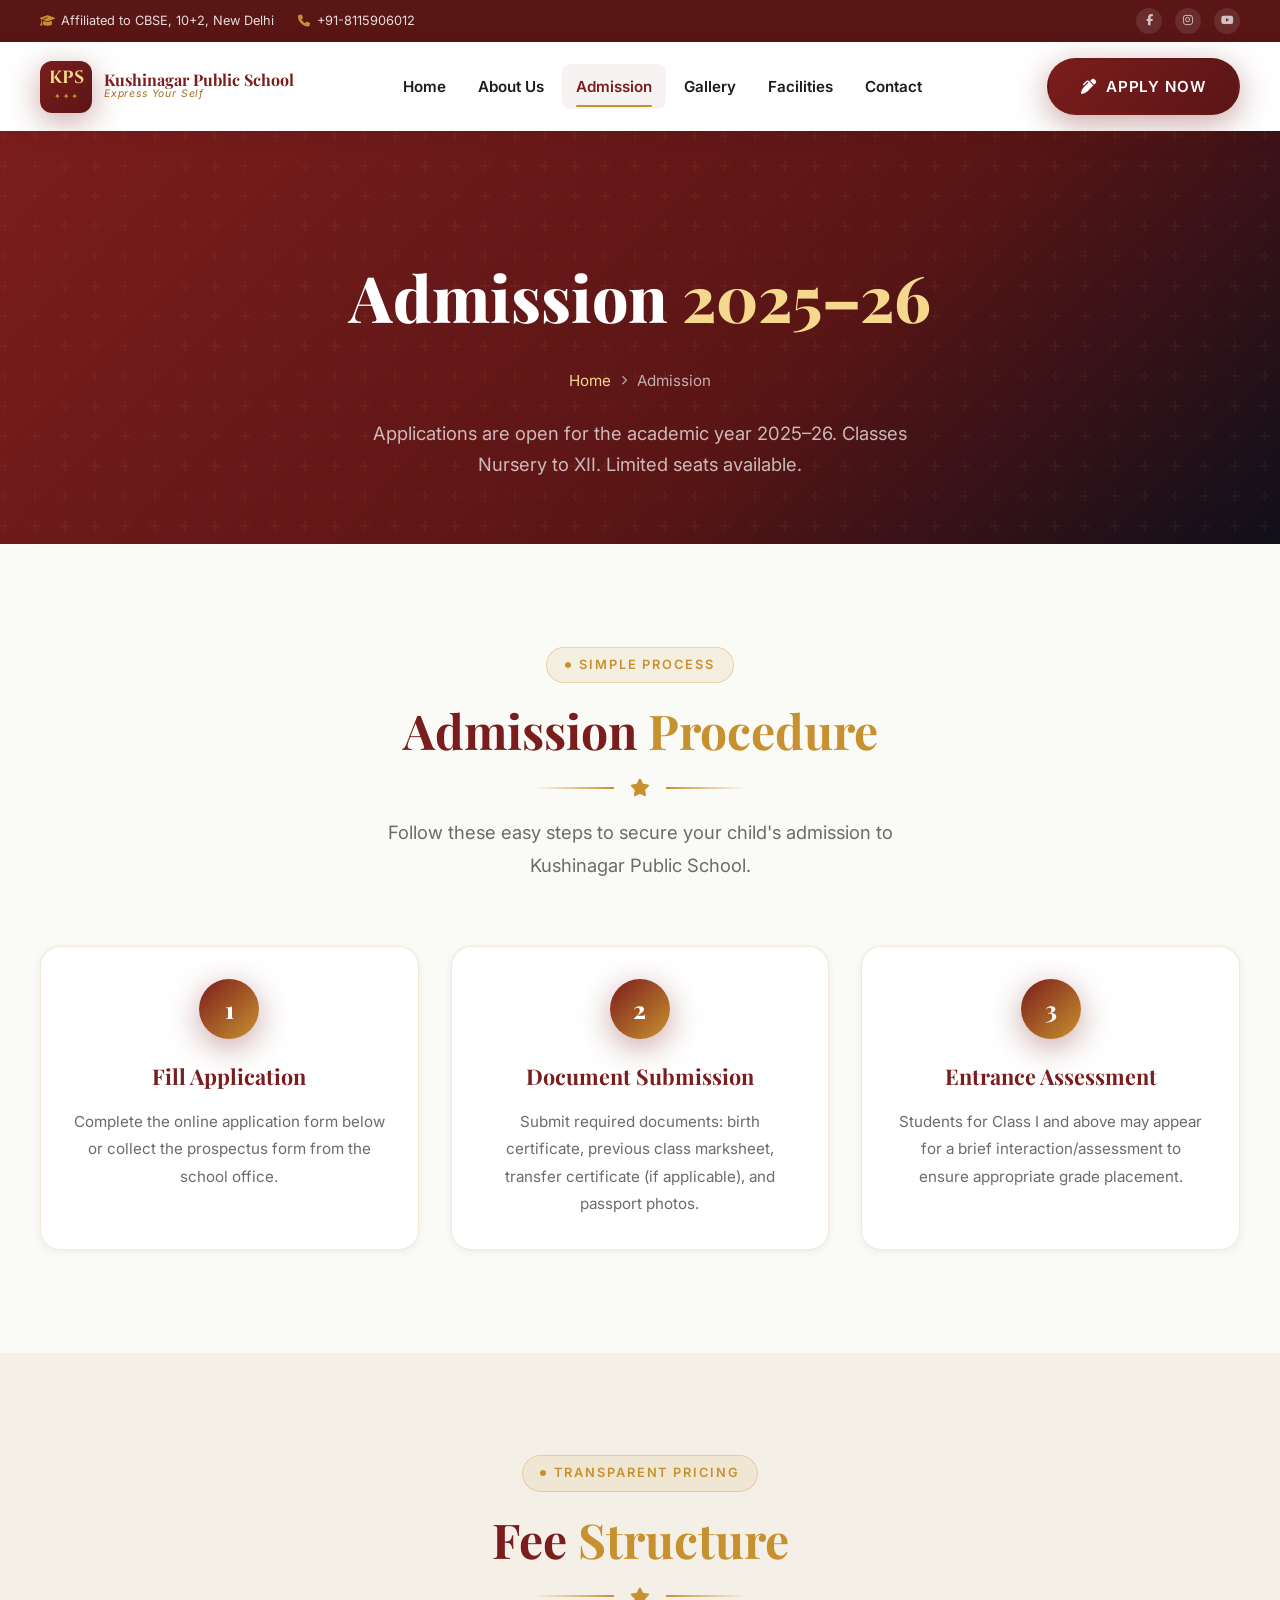
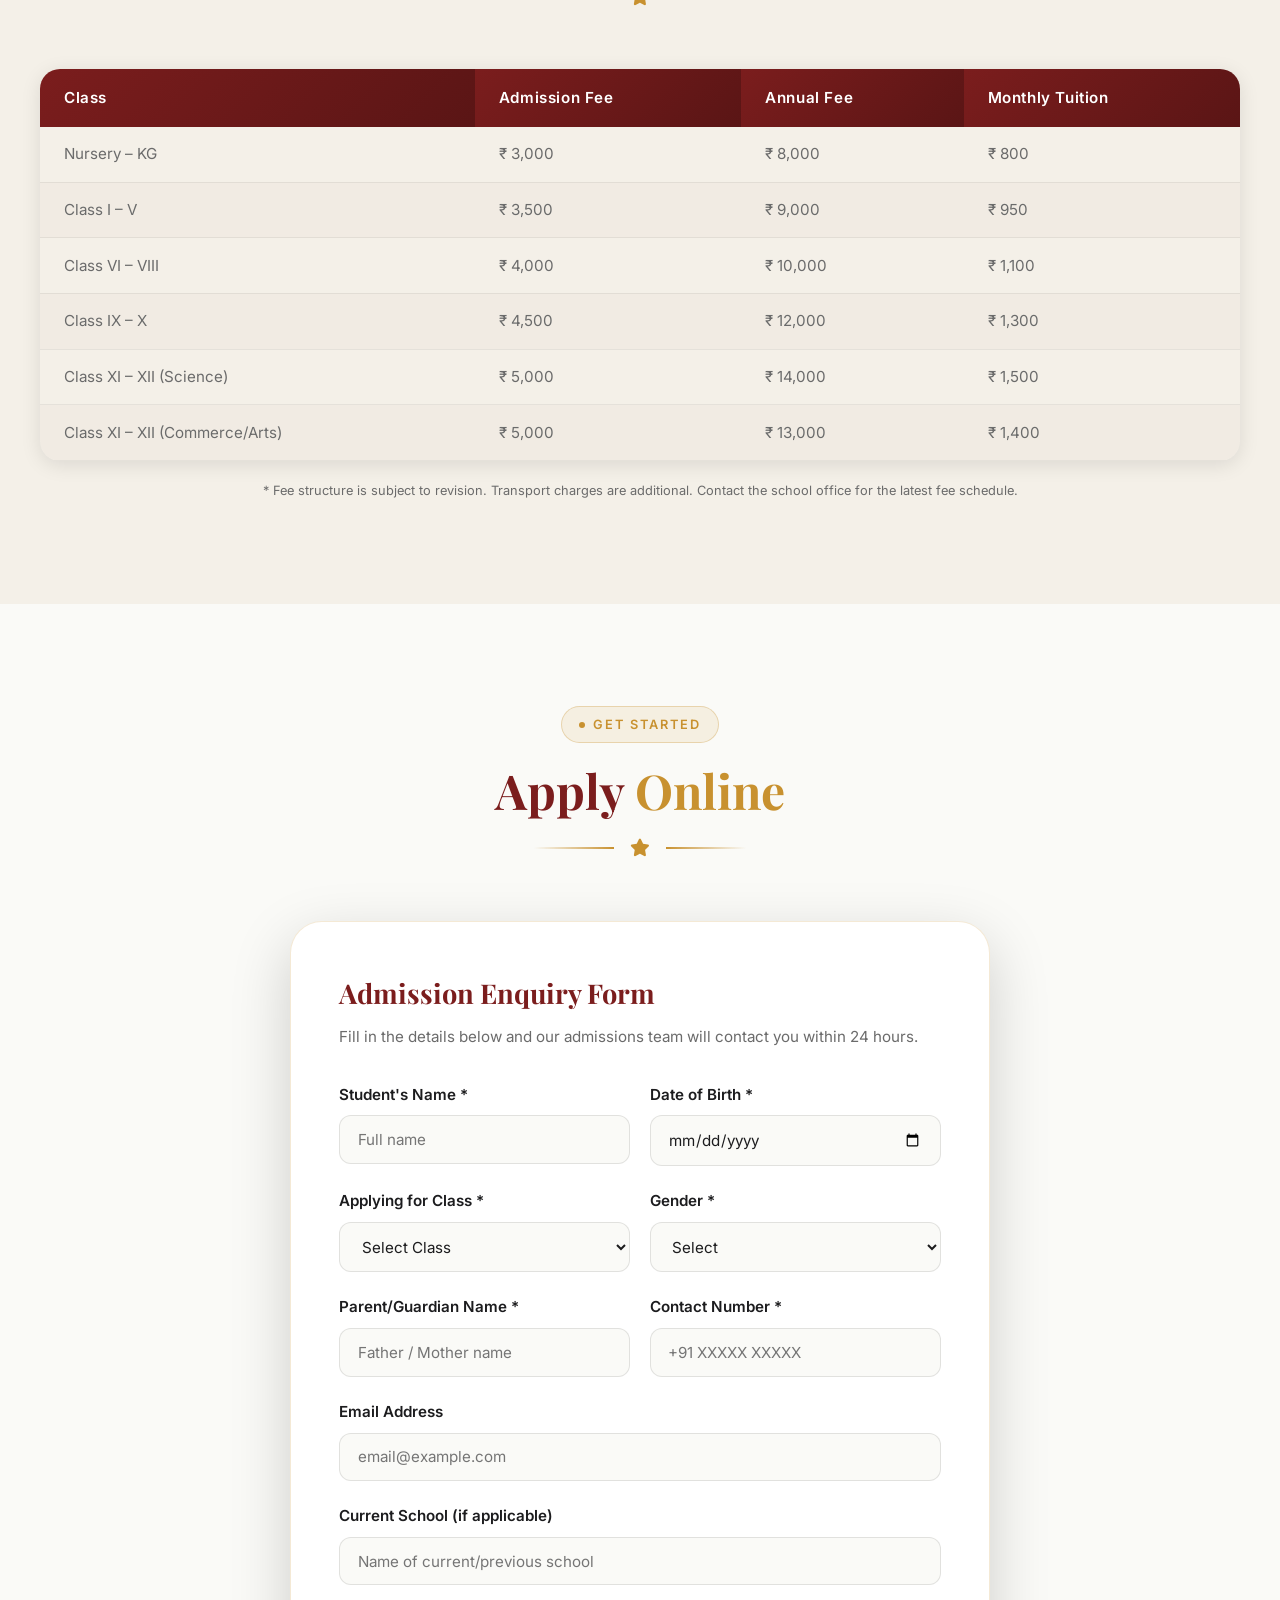
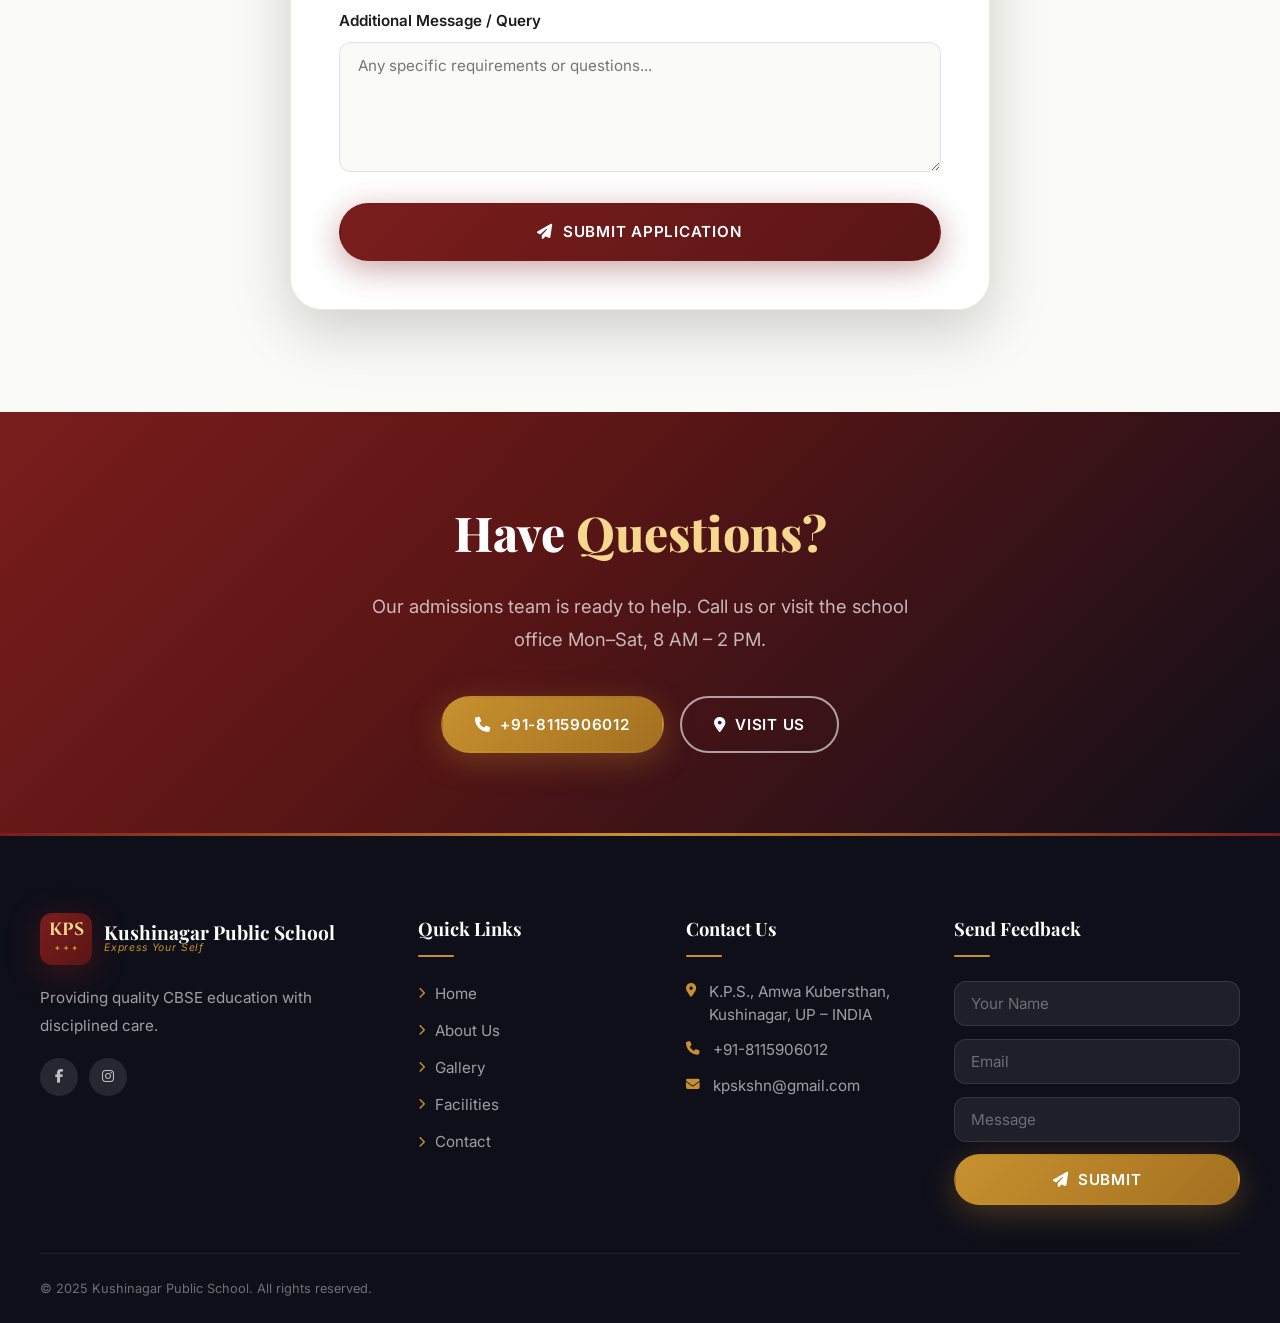
<file: admission.html>
<!DOCTYPE html>
<html lang="en">
<head>
  <meta charset="UTF-8"/>
  <meta name="viewport" content="width=device-width, initial-scale=1.0"/>
  <title>Admission – Kushinagar Public School</title>
  <meta name="description" content="Apply for admission to Kushinagar Public School for the academic session 2025-26. CBSE affiliated, classes Nursery to XII."/>
  <link rel="preconnect" href="https://fonts.googleapis.com"/>
  <link rel="preconnect" href="https://fonts.gstatic.com" crossorigin/>
  <link href="https://fonts.googleapis.com/css2?family=Playfair+Display:ital,wght@0,400;0,600;0,700;0,800&family=Inter:wght@300;400;500;600;700&family=Cinzel:wght@400;600;700&display=swap" rel="stylesheet"/>
  <link rel="stylesheet" href="https://cdnjs.cloudflare.com/ajax/libs/font-awesome/6.5.0/css/all.min.css"/>
  <link rel="stylesheet" href="https://unpkg.com/aos@2.3.4/dist/aos.css"/>
  <link rel="stylesheet" href="css/style.css"/>
  <link rel="stylesheet" href="css/animations.css"/>
  <link rel="stylesheet" href="css/components.css"/>
  <style>
    .steps-grid { display: grid; grid-template-columns: repeat(3, 1fr); gap: 2rem; }
    .step-card { text-align: center; padding: 2rem; background: var(--clr-white); border-radius: var(--border-radius-lg); box-shadow: var(--shadow-sm); border: 1px solid var(--clr-border); position: relative; transition: all var(--transition-base); }
    .step-card:hover { transform: translateY(-6px); box-shadow: var(--shadow-xl); }
    .step-num { width: 60px; height: 60px; border-radius: 50%; background: linear-gradient(135deg, var(--clr-primary), var(--clr-gold)); color: white; font-family: var(--font-heading); font-size: 1.5rem; font-weight: 800; display: flex; align-items: center; justify-content: center; margin: 0 auto 1.2rem; box-shadow: var(--shadow-maroon); }
    .step-title { font-family: var(--font-heading); font-size: var(--fs-lg); font-weight: 700; color: var(--clr-primary); margin-bottom: 0.8rem; }
    .step-text { font-size: var(--fs-sm); color: var(--clr-text-muted); line-height: 1.8; }
    .fee-table { width: 100%; border-collapse: collapse; font-size: var(--fs-sm); }
    .fee-table th { background: linear-gradient(135deg, var(--clr-primary), var(--clr-primary-dark)); color: white; padding: 1rem 1.5rem; text-align: left; font-weight: 600; letter-spacing: 0.04em; }
    .fee-table td { padding: 0.9rem 1.5rem; border-bottom: 1px solid rgba(0,0,0,0.06); color: var(--clr-text-muted); }
    .fee-table tr:nth-child(even) td { background: rgba(123,29,29,0.02); }
    .fee-table tr:hover td { background: rgba(200,145,47,0.05); color: var(--clr-text); }
    .admission-form { max-width: 700px; margin: 0 auto; background: var(--clr-white); border-radius: var(--border-radius-xl); padding: 3rem; box-shadow: var(--shadow-xl); border: 1px solid var(--clr-border); }
    @media (max-width: 768px) { .steps-grid { grid-template-columns: 1fr; } }
  </style>
</head>
<body>

<div id="preloader"><div class="preloader-logo">KPS <span>•</span></div><div class="preloader-bar"><div class="preloader-progress"></div></div></div>

<div class="topbar">
  <div class="container">
    <div class="topbar-left">
      <span class="topbar-info"><i class="fas fa-graduation-cap"></i> Affiliated to CBSE, 10+2, New Delhi</span>
      <span class="topbar-info"><i class="fas fa-phone"></i> +91-8115906012</span>
    </div>
    <div class="topbar-right">
      <div class="social-links">
        <a href="#" class="social-link"><i class="fab fa-facebook-f"></i></a>
        <a href="#" class="social-link"><i class="fab fa-instagram"></i></a>
        <a href="#" class="social-link"><i class="fab fa-youtube"></i></a>
      </div>
    </div>
  </div>
</div>

<nav id="navbar">
  <div class="container">
    <div class="navbar-inner">
      <a href="index.html" class="navbar-logo">
        <div class="logo-emblem"><div class="logo-letters">KPS</div><div class="logo-star">✦ ✦ ✦</div></div>
        <div class="logo-text"><div class="logo-name">Kushinagar Public School</div><div class="logo-tagline">Express Your Self</div></div>
      </a>
      <ul class="navbar-nav">
        <li class="nav-item"><a href="index.html" class="nav-link">Home</a></li>
        <li class="nav-item"><a href="about.html" class="nav-link">About Us</a></li>
        <li class="nav-item"><a href="admission.html" class="nav-link active">Admission</a></li>
        <li class="nav-item"><a href="gallery.html" class="nav-link">Gallery</a></li>
        <li class="nav-item"><a href="facilities.html" class="nav-link">Facilities</a></li>
        <li class="nav-item"><a href="contact.html" class="nav-link">Contact</a></li>
      </ul>
      <a href="#apply-form" class="btn btn-primary navbar-cta"><i class="fas fa-pen-alt"></i> Apply Now</a>
      <button class="hamburger"><span></span><span></span><span></span></button>
    </div>
    <div class="mobile-menu">
      <a href="index.html" class="mobile-nav-link">Home</a>
      <a href="about.html" class="mobile-nav-link">About Us</a>
      <a href="admission.html" class="mobile-nav-link active">Admission</a>
      <a href="gallery.html" class="mobile-nav-link">Gallery</a>
      <a href="facilities.html" class="mobile-nav-link">Facilities</a>
      <a href="contact.html" class="mobile-nav-link">Contact</a>
    </div>
  </div>
</nav>

<section class="page-hero">
  <div class="container">
    <h1 class="page-hero-title" data-aos="fade-up">Admission <span>2025–26</span></h1>
    <div class="breadcrumb" data-aos="fade-up" data-aos-delay="100">
      <a href="index.html">Home</a> <i class="fas fa-chevron-right" style="font-size:0.6rem;"></i> <span>Admission</span>
    </div>
    <p style="color:rgba(255,255,255,0.7);max-width:600px;margin:1.5rem auto 0;font-size:var(--fs-md);position:relative;z-index:1;" data-aos="fade-up" data-aos-delay="150">Applications are open for the academic year 2025–26. Classes Nursery to XII. Limited seats available.</p>
  </div>
</section>

<!-- Admission Steps -->
<section class="section">
  <div class="container">
    <div class="section-header" data-aos="fade-up">
      <span class="section-badge">Simple Process</span>
      <h2 class="section-title">Admission <span>Procedure</span></h2>
      <div class="divider"><div class="divider-line"></div><i class="fas fa-star divider-icon"></i><div class="divider-line right"></div></div>
      <p class="section-subtitle">Follow these easy steps to secure your child's admission to Kushinagar Public School.</p>
    </div>
    <div class="steps-grid">
      <div class="step-card" data-aos="fade-up" data-aos-delay="0">
        <div class="step-num">1</div>
        <h3 class="step-title">Fill Application</h3>
        <p class="step-text">Complete the online application form below or collect the prospectus form from the school office.</p>
      </div>
      <div class="step-card" data-aos="fade-up" data-aos-delay="100">
        <div class="step-num">2</div>
        <h3 class="step-title">Document Submission</h3>
        <p class="step-text">Submit required documents: birth certificate, previous class marksheet, transfer certificate (if applicable), and passport photos.</p>
      </div>
      <div class="step-card" data-aos="fade-up" data-aos-delay="200">
        <div class="step-num">3</div>
        <h3 class="step-title">Entrance Assessment</h3>
        <p class="step-text">Students for Class I and above may appear for a brief interaction/assessment to ensure appropriate grade placement.</p>
      </div>
    </div>
  </div>
</section>

<!-- Fee Structure -->
<section class="section section-alt">
  <div class="container">
    <div class="section-header" data-aos="fade-up">
      <span class="section-badge">Transparent Pricing</span>
      <h2 class="section-title">Fee <span>Structure</span></h2>
      <div class="divider"><div class="divider-line"></div><i class="fas fa-star divider-icon"></i><div class="divider-line right"></div></div>
    </div>
    <div data-aos="fade-up" data-aos-delay="100" style="overflow:auto;border-radius:var(--border-radius-lg);box-shadow:var(--shadow-md);">
      <table class="fee-table">
        <thead>
          <tr>
            <th>Class</th>
            <th>Admission Fee</th>
            <th>Annual Fee</th>
            <th>Monthly Tuition</th>
          </tr>
        </thead>
        <tbody>
          <tr><td>Nursery – KG</td><td>₹ 3,000</td><td>₹ 8,000</td><td>₹ 800</td></tr>
          <tr><td>Class I – V</td><td>₹ 3,500</td><td>₹ 9,000</td><td>₹ 950</td></tr>
          <tr><td>Class VI – VIII</td><td>₹ 4,000</td><td>₹ 10,000</td><td>₹ 1,100</td></tr>
          <tr><td>Class IX – X</td><td>₹ 4,500</td><td>₹ 12,000</td><td>₹ 1,300</td></tr>
          <tr><td>Class XI – XII (Science)</td><td>₹ 5,000</td><td>₹ 14,000</td><td>₹ 1,500</td></tr>
          <tr><td>Class XI – XII (Commerce/Arts)</td><td>₹ 5,000</td><td>₹ 13,000</td><td>₹ 1,400</td></tr>
        </tbody>
      </table>
    </div>
    <p style="text-align:center;margin-top:1.2rem;font-size:var(--fs-xs);color:var(--clr-text-muted);">* Fee structure is subject to revision. Transport charges are additional. Contact the school office for the latest fee schedule.</p>
  </div>
</section>

<!-- Application Form -->
<section class="section" id="apply-form">
  <div class="container">
    <div class="section-header" data-aos="fade-up">
      <span class="section-badge">Get Started</span>
      <h2 class="section-title">Apply <span>Online</span></h2>
      <div class="divider"><div class="divider-line"></div><i class="fas fa-star divider-icon"></i><div class="divider-line right"></div></div>
    </div>
    <div class="admission-form" data-aos="fade-up" data-aos-delay="100">
      <h3 class="form-title">Admission Enquiry Form</h3>
      <p class="form-subtitle">Fill in the details below and our admissions team will contact you within 24 hours.</p>
      <form class="kps-form">
        <div class="form-row">
          <div class="form-group">
            <label class="form-label">Student's Name *</label>
            <input type="text" class="form-control" placeholder="Full name" required/>
          </div>
          <div class="form-group">
            <label class="form-label">Date of Birth *</label>
            <input type="date" class="form-control" required/>
          </div>
        </div>
        <div class="form-row">
          <div class="form-group">
            <label class="form-label">Applying for Class *</label>
            <select class="form-control" required>
              <option value="">Select Class</option>
              <option>Nursery</option><option>LKG</option><option>UKG</option>
              <option>Class I</option><option>Class II</option><option>Class III</option>
              <option>Class IV</option><option>Class V</option><option>Class VI</option>
              <option>Class VII</option><option>Class VIII</option><option>Class IX</option>
              <option>Class X</option><option>Class XI – Science</option>
              <option>Class XI – Commerce</option><option>Class XI – Arts</option>
              <option>Class XII – Science</option><option>Class XII – Commerce</option><option>Class XII – Arts</option>
            </select>
          </div>
          <div class="form-group">
            <label class="form-label">Gender *</label>
            <select class="form-control" required>
              <option value="">Select</option>
              <option>Male</option><option>Female</option><option>Other</option>
            </select>
          </div>
        </div>
        <div class="form-row">
          <div class="form-group">
            <label class="form-label">Parent/Guardian Name *</label>
            <input type="text" class="form-control" placeholder="Father / Mother name" required/>
          </div>
          <div class="form-group">
            <label class="form-label">Contact Number *</label>
            <input type="tel" class="form-control" placeholder="+91 XXXXX XXXXX" required/>
          </div>
        </div>
        <div class="form-group">
          <label class="form-label">Email Address</label>
          <input type="email" class="form-control" placeholder="email@example.com"/>
        </div>
        <div class="form-group">
          <label class="form-label">Current School (if applicable)</label>
          <input type="text" class="form-control" placeholder="Name of current/previous school"/>
        </div>
        <div class="form-group">
          <label class="form-label">Additional Message / Query</label>
          <textarea class="form-control" placeholder="Any specific requirements or questions..."></textarea>
        </div>
        <button type="submit" class="btn btn-primary" style="width:100%;justify-content:center;padding:1.1rem;">
          <i class="fas fa-paper-plane"></i> Submit Application
        </button>
      </form>
    </div>
  </div>
</section>

<div class="cta-banner">
  <div class="container">
    <h2 class="cta-banner-title" data-aos="fade-up">Have <span>Questions?</span></h2>
    <p class="cta-banner-text" data-aos="fade-up" data-aos-delay="100">Our admissions team is ready to help. Call us or visit the school office Mon–Sat, 8 AM – 2 PM.</p>
    <div class="cta-banner-btns" data-aos="fade-up" data-aos-delay="200">
      <a href="tel:+918115906012" class="btn btn-gold"><i class="fas fa-phone"></i> +91-8115906012</a>
      <a href="contact.html" class="btn btn-outline"><i class="fas fa-map-marker-alt"></i> Visit Us</a>
    </div>
  </div>
</div>

<footer class="footer">
  <div class="container">
    <div class="footer-main">
      <div class="footer-brand">
        <a href="index.html" class="navbar-logo" style="display:inline-flex;">
          <div class="logo-emblem"><div class="logo-letters">KPS</div><div class="logo-star">✦ ✦ ✦</div></div>
          <div class="logo-text"><div class="logo-name">Kushinagar Public School</div><div class="logo-tagline">Express Your Self</div></div>
        </a>
        <p class="footer-desc">Providing quality CBSE education with disciplined care.</p>
        <div class="footer-social"><a href="#" class="social-link"><i class="fab fa-facebook-f"></i></a><a href="#" class="social-link"><i class="fab fa-instagram"></i></a></div>
      </div>
      <div>
        <h4 class="footer-col-title">Quick Links</h4>
        <div class="footer-links">
          <a href="index.html" class="footer-link"><i class="fas fa-chevron-right"></i> Home</a>
          <a href="about.html" class="footer-link"><i class="fas fa-chevron-right"></i> About Us</a>
          <a href="gallery.html" class="footer-link"><i class="fas fa-chevron-right"></i> Gallery</a>
          <a href="facilities.html" class="footer-link"><i class="fas fa-chevron-right"></i> Facilities</a>
          <a href="contact.html" class="footer-link"><i class="fas fa-chevron-right"></i> Contact</a>
        </div>
      </div>
      <div>
        <h4 class="footer-col-title">Contact Us</h4>
        <div class="footer-contact-item"><i class="fas fa-map-marker-alt"></i> K.P.S., Amwa Kubersthan, Kushinagar, UP – INDIA</div>
        <div class="footer-contact-item"><i class="fas fa-phone"></i> +91-8115906012</div>
        <div class="footer-contact-item"><i class="fas fa-envelope"></i> kpskshn@gmail.com</div>
      </div>
      <div>
        <h4 class="footer-col-title">Send Feedback</h4>
        <form class="footer-form kps-form">
          <input type="text" placeholder="Your Name" required/>
          <input type="email" placeholder="Email" required/>
          <input type="text" placeholder="Message" required/>
          <button type="submit" class="btn btn-gold" style="width:100%;justify-content:center;"><i class="fas fa-paper-plane"></i> Submit</button>
        </form>
      </div>
    </div>
    <div class="footer-bottom">
      <p class="footer-bottom-text">&copy; 2025 Kushinagar Public School. All rights reserved.</p>
    </div>
  </div>
</footer>

<button id="scrollTop" aria-label="Back to top"><i class="fas fa-arrow-up"></i></button>
<script src="https://unpkg.com/aos@2.3.4/dist/aos.js"></script>
<script src="js/animations.js"></script>
<script src="js/main.js"></script>
</body>
</html>
</file>
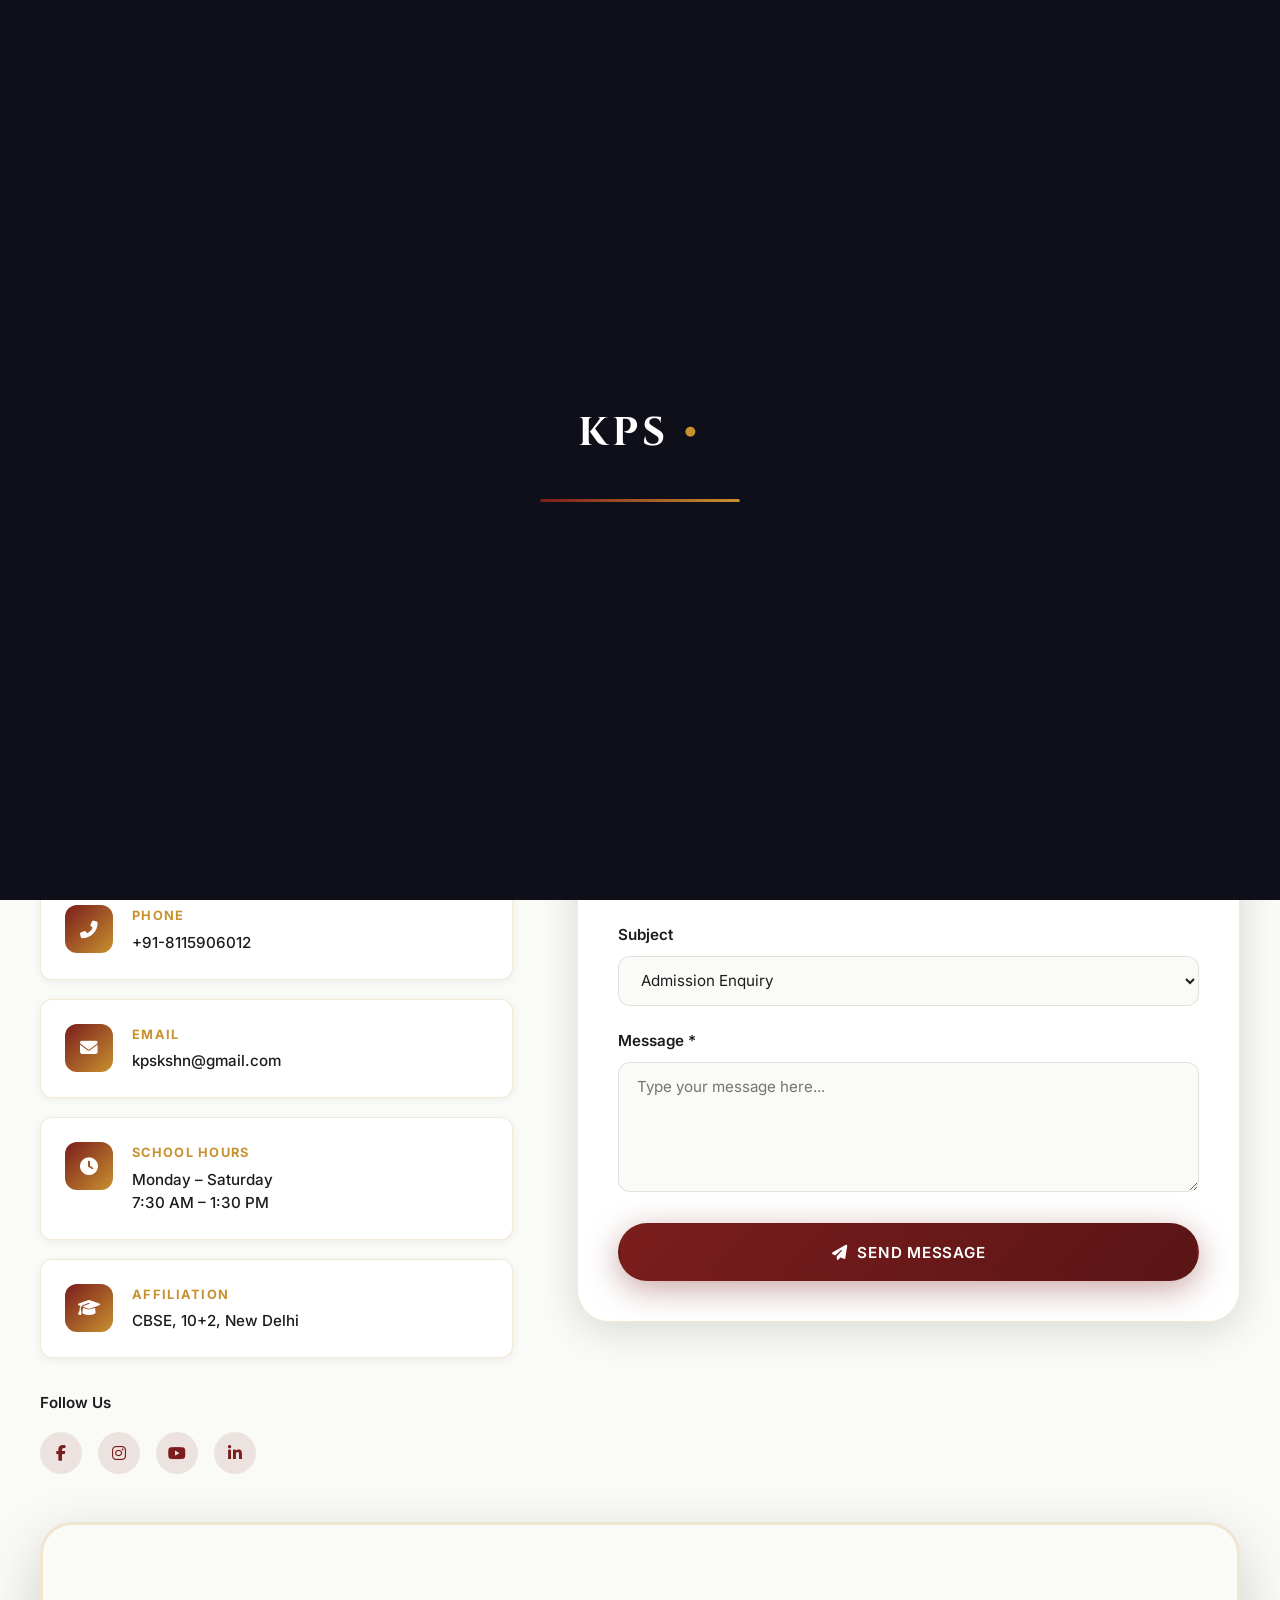
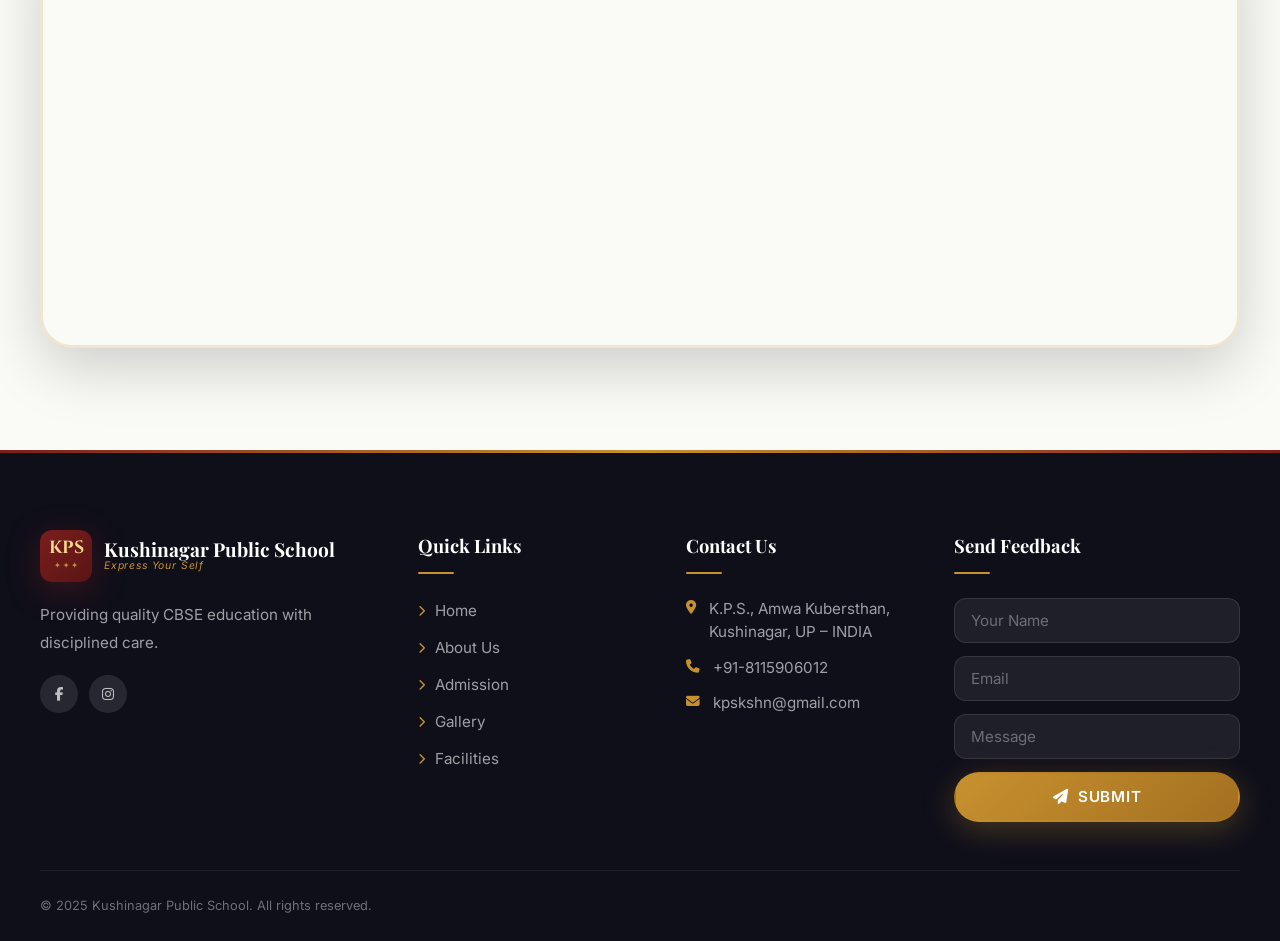
<file: contact.html>
<!DOCTYPE html>
<html lang="en">
<head>
  <meta charset="UTF-8"/>
  <meta name="viewport" content="width=device-width, initial-scale=1.0"/>
  <title>Contact – Kushinagar Public School</title>
  <meta name="description" content="Get in touch with Kushinagar Public School – admissions, general enquiries, location, phone, and email."/>
  <link rel="preconnect" href="https://fonts.googleapis.com"/>
  <link rel="preconnect" href="https://fonts.gstatic.com" crossorigin/>
  <link href="https://fonts.googleapis.com/css2?family=Playfair+Display:ital,wght@0,400;0,600;0,700;0,800&family=Inter:wght@300;400;500;600;700&family=Cinzel:wght@400;600;700&display=swap" rel="stylesheet"/>
  <link rel="stylesheet" href="https://cdnjs.cloudflare.com/ajax/libs/font-awesome/6.5.0/css/all.min.css"/>
  <link rel="stylesheet" href="https://unpkg.com/aos@2.3.4/dist/aos.css"/>
  <link rel="stylesheet" href="css/style.css"/>
  <link rel="stylesheet" href="css/animations.css"/>
  <link rel="stylesheet" href="css/components.css"/>
  <style>
    .map-wrap { border-radius: var(--border-radius-xl); overflow: hidden; box-shadow: var(--shadow-xl); border: 3px solid var(--clr-border); margin-top: 3rem; }
    .map-wrap iframe { width: 100%; height: 420px; border: 0; display: block; }
  </style>
</head>
<body>

<div id="preloader"><div class="preloader-logo">KPS <span>•</span></div><div class="preloader-bar"><div class="preloader-progress"></div></div></div>

<div class="topbar">
  <div class="container">
    <div class="topbar-left">
      <span class="topbar-info"><i class="fas fa-graduation-cap"></i> Affiliated to CBSE, 10+2, New Delhi</span>
      <span class="topbar-info"><i class="fas fa-phone"></i> +91-8115906012</span>
    </div>
    <div class="topbar-right">
      <div class="social-links">
        <a href="#" class="social-link"><i class="fab fa-facebook-f"></i></a>
        <a href="#" class="social-link"><i class="fab fa-instagram"></i></a>
        <a href="#" class="social-link"><i class="fab fa-youtube"></i></a>
      </div>
    </div>
  </div>
</div>

<nav id="navbar">
  <div class="container">
    <div class="navbar-inner">
      <a href="index.html" class="navbar-logo">
        <div class="logo-emblem"><div class="logo-letters">KPS</div><div class="logo-star">✦ ✦ ✦</div></div>
        <div class="logo-text"><div class="logo-name">Kushinagar Public School</div><div class="logo-tagline">Express Your Self</div></div>
      </a>
      <ul class="navbar-nav">
        <li class="nav-item"><a href="index.html" class="nav-link">Home</a></li>
        <li class="nav-item"><a href="about.html" class="nav-link">About Us</a></li>
        <li class="nav-item"><a href="admission.html" class="nav-link">Admission</a></li>
        <li class="nav-item"><a href="gallery.html" class="nav-link">Gallery</a></li>
        <li class="nav-item"><a href="facilities.html" class="nav-link">Facilities</a></li>
        <li class="nav-item"><a href="contact.html" class="nav-link active">Contact</a></li>
      </ul>
      <a href="admission.html" class="btn btn-primary navbar-cta"><i class="fas fa-pen-alt"></i> Apply Now</a>
      <button class="hamburger"><span></span><span></span><span></span></button>
    </div>
    <div class="mobile-menu">
      <a href="index.html" class="mobile-nav-link">Home</a>
      <a href="about.html" class="mobile-nav-link">About Us</a>
      <a href="admission.html" class="mobile-nav-link">Admission</a>
      <a href="gallery.html" class="mobile-nav-link">Gallery</a>
      <a href="facilities.html" class="mobile-nav-link">Facilities</a>
      <a href="contact.html" class="mobile-nav-link active">Contact</a>
    </div>
  </div>
</nav>

<section class="page-hero">
  <div class="container">
    <h1 class="page-hero-title" data-aos="fade-up">Get in <span>Touch</span></h1>
    <div class="breadcrumb" data-aos="fade-up" data-aos-delay="100">
      <a href="index.html">Home</a> <i class="fas fa-chevron-right" style="font-size:0.6rem;"></i> <span>Contact</span>
    </div>
  </div>
</section>

<section class="section">
  <div class="container">
    <div class="contact-grid">
      <!-- Info -->
      <div data-aos="fade-right">
        <div class="section-header" style="text-align:left;margin-bottom:2rem;">
          <span class="section-badge">Reach Us</span>
          <h2 class="section-title">Contact <span>Information</span></h2>
          <div class="divider" style="justify-content:flex-start;margin:1rem 0;"><div class="divider-line"></div><i class="fas fa-star divider-icon"></i></div>
        </div>
        <div class="contact-card">
          <div class="contact-icon"><i class="fas fa-map-marker-alt"></i></div>
          <div>
            <div class="contact-label">Address</div>
            <div class="contact-value">K.P.S., Amwa Kubersthan,<br>Kushinagar, Uttar Pradesh – INDIA</div>
          </div>
        </div>
        <div class="contact-card">
          <div class="contact-icon"><i class="fas fa-phone-alt"></i></div>
          <div>
            <div class="contact-label">Phone</div>
            <div class="contact-value"><a href="tel:+918115906012" style="color:inherit;">+91-8115906012</a></div>
          </div>
        </div>
        <div class="contact-card">
          <div class="contact-icon"><i class="fas fa-envelope"></i></div>
          <div>
            <div class="contact-label">Email</div>
            <div class="contact-value"><a href="mailto:kpskshn@gmail.com" style="color:inherit;">kpskshn@gmail.com</a></div>
          </div>
        </div>
        <div class="contact-card">
          <div class="contact-icon"><i class="fas fa-clock"></i></div>
          <div>
            <div class="contact-label">School Hours</div>
            <div class="contact-value">Monday – Saturday<br>7:30 AM – 1:30 PM</div>
          </div>
        </div>
        <div class="contact-card">
          <div class="contact-icon"><i class="fas fa-graduation-cap"></i></div>
          <div>
            <div class="contact-label">Affiliation</div>
            <div class="contact-value">CBSE, 10+2, New Delhi</div>
          </div>
        </div>
        <div style="margin-top:2rem;">
          <p style="font-size:var(--fs-sm);font-weight:600;color:var(--clr-text);margin-bottom:1rem;">Follow Us</p>
          <div class="social-links" style="gap:1rem;">
            <a href="#" class="social-link" style="width:42px;height:42px;font-size:1rem;background:rgba(123,29,29,0.1);color:var(--clr-primary);"><i class="fab fa-facebook-f"></i></a>
            <a href="#" class="social-link" style="width:42px;height:42px;font-size:1rem;background:rgba(123,29,29,0.1);color:var(--clr-primary);"><i class="fab fa-instagram"></i></a>
            <a href="#" class="social-link" style="width:42px;height:42px;font-size:1rem;background:rgba(123,29,29,0.1);color:var(--clr-primary);"><i class="fab fa-youtube"></i></a>
            <a href="#" class="social-link" style="width:42px;height:42px;font-size:1rem;background:rgba(123,29,29,0.1);color:var(--clr-primary);"><i class="fab fa-linkedin-in"></i></a>
          </div>
        </div>
      </div>
      <!-- Form -->
      <div class="contact-form-wrap" data-aos="fade-left" data-aos-delay="100">
        <h3 class="form-title">Send Us a Message</h3>
        <p class="form-subtitle">We'd love to hear from you. Fill in the form and we'll respond within 24 hours.</p>
        <form class="kps-form">
          <div class="form-row">
            <div class="form-group">
              <label class="form-label">Full Name *</label>
              <input type="text" class="form-control" placeholder="Your name" required/>
            </div>
            <div class="form-group">
              <label class="form-label">Phone Number *</label>
              <input type="tel" class="form-control" placeholder="+91 XXXXX XXXXX" required/>
            </div>
          </div>
          <div class="form-group">
            <label class="form-label">Email Address *</label>
            <input type="email" class="form-control" placeholder="email@example.com" required/>
          </div>
          <div class="form-group">
            <label class="form-label">Subject</label>
            <select class="form-control">
              <option>Admission Enquiry</option>
              <option>General Information</option>
              <option>Transfer Certificate</option>
              <option>Transport Enquiry</option>
              <option>Other</option>
            </select>
          </div>
          <div class="form-group">
            <label class="form-label">Message *</label>
            <textarea class="form-control" placeholder="Type your message here..." required></textarea>
          </div>
          <button type="submit" class="btn btn-primary" style="width:100%;justify-content:center;padding:1.1rem;">
            <i class="fas fa-paper-plane"></i> Send Message
          </button>
        </form>
      </div>
    </div>

    <!-- Map -->
    <div class="map-wrap" data-aos="fade-up" data-aos-delay="150">
      <iframe
        src="https://www.google.com/maps/embed?pb=!1m18!1m12!1m3!1d114564.16!2d83.7793!3d26.7394!2m3!1f0!2f0!3f0!3m2!1i1024!2i768!4f13.1!3m3!1m2!1s0x3991b527b0a64005%3A0xa3e2cb28419b0fc!2sKushinagar%2C%20Uttar%20Pradesh!5e0!3m2!1sen!2sin!4v1"
        allowfullscreen=""
        loading="lazy"
        referrerpolicy="no-referrer-when-downgrade"
        title="Kushinagar Public School Location">
      </iframe>
    </div>
  </div>
</section>

<footer class="footer">
  <div class="container">
    <div class="footer-main">
      <div class="footer-brand">
        <a href="index.html" class="navbar-logo" style="display:inline-flex;">
          <div class="logo-emblem"><div class="logo-letters">KPS</div><div class="logo-star">✦ ✦ ✦</div></div>
          <div class="logo-text"><div class="logo-name">Kushinagar Public School</div><div class="logo-tagline">Express Your Self</div></div>
        </a>
        <p class="footer-desc">Providing quality CBSE education with disciplined care.</p>
        <div class="footer-social"><a href="#" class="social-link"><i class="fab fa-facebook-f"></i></a><a href="#" class="social-link"><i class="fab fa-instagram"></i></a></div>
      </div>
      <div>
        <h4 class="footer-col-title">Quick Links</h4>
        <div class="footer-links">
          <a href="index.html" class="footer-link"><i class="fas fa-chevron-right"></i> Home</a>
          <a href="about.html" class="footer-link"><i class="fas fa-chevron-right"></i> About Us</a>
          <a href="admission.html" class="footer-link"><i class="fas fa-chevron-right"></i> Admission</a>
          <a href="gallery.html" class="footer-link"><i class="fas fa-chevron-right"></i> Gallery</a>
          <a href="facilities.html" class="footer-link"><i class="fas fa-chevron-right"></i> Facilities</a>
        </div>
      </div>
      <div>
        <h4 class="footer-col-title">Contact Us</h4>
        <div class="footer-contact-item"><i class="fas fa-map-marker-alt"></i> K.P.S., Amwa Kubersthan, Kushinagar, UP – INDIA</div>
        <div class="footer-contact-item"><i class="fas fa-phone"></i> +91-8115906012</div>
        <div class="footer-contact-item"><i class="fas fa-envelope"></i> kpskshn@gmail.com</div>
      </div>
      <div>
        <h4 class="footer-col-title">Send Feedback</h4>
        <form class="footer-form kps-form">
          <input type="text" placeholder="Your Name" required/>
          <input type="email" placeholder="Email" required/>
          <input type="text" placeholder="Message" required/>
          <button type="submit" class="btn btn-gold" style="width:100%;justify-content:center;"><i class="fas fa-paper-plane"></i> Submit</button>
        </form>
      </div>
    </div>
    <div class="footer-bottom">
      <p class="footer-bottom-text">&copy; 2025 Kushinagar Public School. All rights reserved.</p>
    </div>
  </div>
</footer>

<button id="scrollTop" aria-label="Back to top"><i class="fas fa-arrow-up"></i></button>
<script src="https://unpkg.com/aos@2.3.4/dist/aos.js"></script>
<script src="js/animations.js"></script>
<script src="js/main.js"></script>
</body>
</html>
</file>
<file: css/style.css>
/* =============================================
   KUSHINAGAR PUBLIC SCHOOL - CORE DESIGN SYSTEM
   ============================================= */

/* Google Fonts */
@import url('https://fonts.googleapis.com/css2?family=Playfair+Display:ital,wght@0,400;0,500;0,600;0,700;0,800;1,400;1,600&family=Inter:wght@300;400;500;600;700&family=Cinzel:wght@400;500;600;700;800&display=swap');

/* ── CSS Variables / Design Tokens ── */
:root {
  /* Colors */
  --clr-primary: #7B1D1D;
  --clr-primary-dark: #5A1515;
  --clr-primary-light: #9B3030;
  --clr-gold: #C8912F;
  --clr-gold-light: #F5D78E;
  --clr-gold-dark: #A37020;
  --clr-accent: #E8C96A;
  --clr-bg: #FAFAF7;
  --clr-bg-alt: #F4F0E8;
  --clr-dark: #0F0F1A;
  --clr-dark-2: #1C1C2E;
  --clr-text: #1C1C1E;
  --clr-text-muted: #6B6B6B;
  --clr-text-light: #9A9A9A;
  --clr-white: #FFFFFF;
  --clr-border: rgba(200, 145, 47, 0.2);

  /* Typography */
  --font-heading: 'Playfair Display', Georgia, serif;
  --font-body: 'Inter', system-ui, sans-serif;
  --font-display: 'Cinzel', 'Times New Roman', serif;

  /* Font Sizes (clamp for responsive) */
  --fs-xs: clamp(0.7rem, 1.2vw, 0.8rem);
  --fs-sm: clamp(0.85rem, 1.5vw, 0.95rem);
  --fs-base: clamp(0.95rem, 1.8vw, 1.05rem);
  --fs-md: clamp(1rem, 2vw, 1.15rem);
  --fs-lg: clamp(1.1rem, 2.5vw, 1.35rem);
  --fs-xl: clamp(1.3rem, 3vw, 1.7rem);
  --fs-2xl: clamp(1.6rem, 4vw, 2.2rem);
  --fs-3xl: clamp(2rem, 5.5vw, 3rem);
  --fs-4xl: clamp(2.4rem, 7vw, 4rem);
  --fs-hero: clamp(2.8rem, 8vw, 5rem);

  /* Spacing */
  --spacing-xs: 0.4rem;
  --spacing-sm: 0.8rem;
  --spacing-md: 1.5rem;
  --spacing-lg: 2.5rem;
  --spacing-xl: 4rem;
  --spacing-2xl: 6rem;
  --spacing-3xl: 8rem;

  /* Layout */
  --container-max: 1280px;
  --container-padding: clamp(1rem, 5vw, 2.5rem);
  --section-padding: clamp(4rem, 8vw, 7rem);
  --border-radius: 12px;
  --border-radius-lg: 20px;
  --border-radius-xl: 32px;
  --border-radius-pill: 9999px;

  /* Shadows */
  --shadow-sm: 0 2px 8px rgba(0,0,0,0.06);
  --shadow-md: 0 4px 20px rgba(0,0,0,0.1);
  --shadow-lg: 0 8px 40px rgba(0,0,0,0.14);
  --shadow-xl: 0 20px 60px rgba(0,0,0,0.18);
  --shadow-gold: 0 8px 32px rgba(200, 145, 47, 0.3);
  --shadow-maroon: 0 8px 32px rgba(123, 29, 29, 0.4);

  /* Transitions */
  --transition-fast: 0.2s ease;
  --transition-base: 0.35s ease;
  --transition-slow: 0.6s cubic-bezier(0.25, 0.46, 0.45, 0.94);

  /* Z-index layers */
  --z-base: 1;
  --z-dropdown: 100;
  --z-sticky: 1000;
  --z-overlay: 2000;
  --z-modal: 3000;
}

/* ── CSS Reset & Base ── */
*, *::before, *::after {
  box-sizing: border-box;
  margin: 0;
  padding: 0;
}

html {
  scroll-behavior: smooth;
  font-size: 16px;
  -webkit-text-size-adjust: 100%;
}

body {
  font-family: var(--font-body);
  font-size: var(--fs-base);
  color: var(--clr-text);
  background-color: var(--clr-bg);
  line-height: 1.7;
  overflow-x: hidden;
  -webkit-font-smoothing: antialiased;
}

img {
  max-width: 100%;
  height: auto;
  display: block;
}

a {
  color: inherit;
  text-decoration: none;
  transition: color var(--transition-fast);
}

ul, ol { list-style: none; }

button {
  cursor: pointer;
  border: none;
  background: none;
  font-family: inherit;
}

input, textarea, select {
  font-family: inherit;
  font-size: inherit;
}

/* ── Container ── */
.container {
  max-width: var(--container-max);
  margin: 0 auto;
  padding-left: var(--container-padding);
  padding-right: var(--container-padding);
}

/* ── Section Spacing ── */
.section {
  padding: var(--section-padding) 0;
}

.section-alt {
  background-color: var(--clr-bg-alt);
}

/* ── Section Header ── */
.section-header {
  text-align: center;
  margin-bottom: clamp(2.5rem, 5vw, 4rem);
}

.section-badge {
  display: inline-flex;
  align-items: center;
  gap: 0.5rem;
  font-family: var(--font-body);
  font-size: var(--fs-xs);
  font-weight: 600;
  letter-spacing: 0.15em;
  text-transform: uppercase;
  color: var(--clr-gold);
  background: rgba(200, 145, 47, 0.1);
  border: 1px solid rgba(200, 145, 47, 0.3);
  padding: 0.4rem 1.1rem;
  border-radius: var(--border-radius-pill);
  margin-bottom: 1.2rem;
}

.section-badge::before {
  content: '';
  width: 6px;
  height: 6px;
  background: var(--clr-gold);
  border-radius: 50%;
}

.section-title {
  font-family: var(--font-heading);
  font-size: var(--fs-3xl);
  font-weight: 700;
  color: var(--clr-primary);
  line-height: 1.2;
  margin-bottom: 1rem;
}

.section-title span {
  color: var(--clr-gold);
}

.section-subtitle {
  font-size: var(--fs-md);
  color: var(--clr-text-muted);
  max-width: 600px;
  margin: 0 auto;
  line-height: 1.8;
}

/* ── Divider ── */
.divider {
  display: flex;
  align-items: center;
  justify-content: center;
  gap: 1rem;
  margin: 1.2rem auto;
}

.divider-line {
  flex: 1;
  max-width: 80px;
  height: 2px;
  background: linear-gradient(90deg, transparent, var(--clr-gold));
}

.divider-line.right {
  background: linear-gradient(90deg, var(--clr-gold), transparent);
}

.divider-icon {
  color: var(--clr-gold);
  font-size: 1.1rem;
}

/* ── Buttons ── */
.btn {
  display: inline-flex;
  align-items: center;
  gap: 0.6rem;
  font-family: var(--font-body);
  font-size: var(--fs-sm);
  font-weight: 600;
  letter-spacing: 0.03em;
  padding: 0.85rem 2rem;
  border-radius: var(--border-radius-pill);
  border: 2px solid transparent;
  transition: all var(--transition-base);
  position: relative;
  overflow: hidden;
  text-transform: uppercase;
  letter-spacing: 0.05em;
}

.btn::before {
  content: '';
  position: absolute;
  inset: 0;
  background: rgba(255,255,255,0.12);
  transform: scaleX(0);
  transform-origin: left;
  transition: transform var(--transition-base);
}

.btn:hover::before { transform: scaleX(1); }

.btn-primary {
  background: linear-gradient(135deg, var(--clr-primary) 0%, var(--clr-primary-dark) 100%);
  color: var(--clr-white);
  box-shadow: var(--shadow-maroon);
}

.btn-primary:hover {
  transform: translateY(-2px);
  box-shadow: 0 12px 40px rgba(123, 29, 29, 0.5);
}

.btn-gold {
  background: linear-gradient(135deg, var(--clr-gold) 0%, var(--clr-gold-dark) 100%);
  color: var(--clr-white);
  box-shadow: var(--shadow-gold);
}

.btn-gold:hover {
  transform: translateY(-2px);
  box-shadow: 0 12px 40px rgba(200, 145, 47, 0.5);
}

.btn-outline {
  background: transparent;
  color: var(--clr-white);
  border-color: rgba(255,255,255,0.6);
}

.btn-outline:hover {
  background: rgba(255,255,255,0.12);
  border-color: var(--clr-white);
  transform: translateY(-2px);
}

.btn-outline-gold {
  background: transparent;
  color: var(--clr-gold);
  border-color: var(--clr-gold);
}

.btn-outline-gold:hover {
  background: var(--clr-gold);
  color: var(--clr-white);
  transform: translateY(-2px);
}

.btn i {
  transition: transform var(--transition-fast);
}

.btn:hover i {
  transform: translateX(3px);
}

/* ── Cards ── */
.card {
  background: var(--clr-white);
  border-radius: var(--border-radius-lg);
  overflow: hidden;
  box-shadow: var(--shadow-sm);
  transition: all var(--transition-base);
  border: 1px solid var(--clr-border);
}

.card:hover {
  transform: translateY(-6px);
  box-shadow: var(--shadow-xl);
  border-color: rgba(200, 145, 47, 0.4);
}

/* ── Utility Classes ── */
.text-center { text-align: center; }
.text-primary { color: var(--clr-primary); }
.text-gold { color: var(--clr-gold); }
.text-muted { color: var(--clr-text-muted); }
.text-white { color: var(--clr-white); }

.bg-primary { background-color: var(--clr-primary); }
.bg-gold { background-color: var(--clr-gold); }
.bg-dark { background-color: var(--clr-dark); }
.bg-white { background-color: var(--clr-white); }

.font-heading { font-family: var(--font-heading); }
.font-display { font-family: var(--font-display); }

.fw-400 { font-weight: 400; }
.fw-500 { font-weight: 500; }
.fw-600 { font-weight: 600; }
.fw-700 { font-weight: 700; }
.fw-800 { font-weight: 800; }

.grid { display: grid; }
.flex { display: flex; }
.flex-center { display: flex; align-items: center; justify-content: center; }
.flex-between { display: flex; align-items: center; justify-content: space-between; }
.gap-sm { gap: var(--spacing-sm); }
.gap-md { gap: var(--spacing-md); }
.gap-lg { gap: var(--spacing-lg); }

.mt-sm { margin-top: var(--spacing-sm); }
.mt-md { margin-top: var(--spacing-md); }
.mt-lg { margin-top: var(--spacing-lg); }
.mb-md { margin-bottom: var(--spacing-md); }
.mb-lg { margin-bottom: var(--spacing-lg); }

/* ── Scrollbar ── */
::-webkit-scrollbar { width: 7px; }
::-webkit-scrollbar-track { background: var(--clr-bg); }
::-webkit-scrollbar-thumb {
  background: linear-gradient(180deg, var(--clr-primary), var(--clr-gold));
  border-radius: 10px;
}

/* ── Selection ── */
::selection {
  background: var(--clr-gold);
  color: var(--clr-white);
}

/* ── Preloader ── */
#preloader {
  position: fixed;
  inset: 0;
  background: var(--clr-dark);
  display: flex;
  flex-direction: column;
  align-items: center;
  justify-content: center;
  z-index: var(--z-modal);
  transition: opacity 0.5s ease, visibility 0.5s ease;
}

#preloader.hidden {
  opacity: 0;
  visibility: hidden;
}

.preloader-logo {
  font-family: var(--font-display);
  font-size: 2.5rem;
  font-weight: 700;
  color: var(--clr-white);
  margin-bottom: 2rem;
  letter-spacing: 0.1em;
}

.preloader-logo span {
  color: var(--clr-gold);
}

.preloader-bar {
  width: 200px;
  height: 3px;
  background: rgba(255,255,255,0.1);
  border-radius: 10px;
  overflow: hidden;
}

.preloader-progress {
  height: 100%;
  background: linear-gradient(90deg, var(--clr-primary), var(--clr-gold));
  border-radius: 10px;
  animation: preload-fill 1.5s ease forwards;
}

@keyframes preload-fill {
  0% { width: 0%; }
  100% { width: 100%; }
}

/* ── Scroll to Top ── */
#scrollTop {
  position: fixed;
  bottom: 2rem;
  right: 2rem;
  width: 48px;
  height: 48px;
  background: linear-gradient(135deg, var(--clr-primary), var(--clr-gold));
  color: var(--clr-white);
  border-radius: 50%;
  display: flex;
  align-items: center;
  justify-content: center;
  font-size: 1.1rem;
  box-shadow: var(--shadow-gold);
  opacity: 0;
  visibility: hidden;
  transform: translateY(20px);
  transition: all var(--transition-base);
  z-index: var(--z-sticky);
  cursor: pointer;
}

#scrollTop.visible {
  opacity: 1;
  visibility: visible;
  transform: translateY(0);
}

#scrollTop:hover {
  transform: translateY(-4px) scale(1.05);
  box-shadow: 0 12px 32px rgba(200, 145, 47, 0.5);
}

/* ── Announcement Ticker ── */
.ticker-wrap {
  background: linear-gradient(90deg, var(--clr-primary), var(--clr-primary-dark));
  color: var(--clr-white);
  padding: 0.6rem 0;
  overflow: hidden;
  position: relative;
}

.ticker-label {
  position: absolute;
  left: 0;
  top: 0;
  bottom: 0;
  background: var(--clr-gold);
  display: flex;
  align-items: center;
  padding: 0 1.2rem;
  font-size: var(--fs-xs);
  font-weight: 700;
  letter-spacing: 0.1em;
  text-transform: uppercase;
  color: var(--clr-white);
  z-index: 2;
  white-space: nowrap;
}

.ticker-track {
  display: flex;
  animation: ticker-scroll 30s linear infinite;
  padding-left: 10rem;
}

.ticker-item {
  white-space: nowrap;
  padding: 0 3rem;
  font-size: var(--fs-sm);
  display: flex;
  align-items: center;
  gap: 0.5rem;
}

.ticker-item i {
  color: var(--clr-gold-light);
}

@keyframes ticker-scroll {
  0% { transform: translateX(0); }
  100% { transform: translateX(-50%); }
}

/* ── Page Hero (Inner Pages) ── */
.page-hero {
  background: linear-gradient(135deg, var(--clr-primary) 0%, var(--clr-primary-dark) 60%, var(--clr-dark) 100%);
  padding: 7rem 0 4rem;
  position: relative;
  overflow: hidden;
  text-align: center;
}

.page-hero::before {
  content: '';
  position: absolute;
  inset: 0;
  background: url("data:image/svg+xml,%3Csvg width='60' height='60' viewBox='0 0 60 60' xmlns='http://www.w3.org/2000/svg'%3E%3Cg fill='none' fill-rule='evenodd'%3E%3Cg fill='%23C8912F' fill-opacity='0.06'%3E%3Cpath d='M36 34v-4h-2v4h-4v2h4v4h2v-4h4v-2h-4zm0-30V0h-2v4h-4v2h4v4h2V6h4V4h-4zM6 34v-4H4v4H0v2h4v4h2v-4h4v-2H6zM6 4V0H4v4H0v2h4v4h2V6h4V4H6z'/%3E%3C/g%3E%3C/g%3E%3C/svg%3E");
}

.page-hero-title {
  font-family: var(--font-heading);
  font-size: var(--fs-4xl);
  font-weight: 800;
  color: var(--clr-white);
  position: relative;
  z-index: 1;
}

.page-hero-title span {
  color: var(--clr-gold-light);
}

.breadcrumb {
  display: flex;
  align-items: center;
  justify-content: center;
  gap: 0.6rem;
  margin-top: 1rem;
  font-size: var(--fs-sm);
  color: rgba(255,255,255,0.65);
  position: relative;
  z-index: 1;
}

.breadcrumb a { color: var(--clr-gold-light); }
.breadcrumb a:hover { color: var(--clr-white); }

/* ── Decoration shapes ── */
.deco-circle {
  position: absolute;
  border-radius: 50%;
  pointer-events: none;
}

/* ── Mobile Utilities ── */
.d-mobile { display: none; }

@media (max-width: 768px) {
  .d-mobile { display: block; }
  .d-desktop { display: none; }
}
</file>
<file: css/animations.css>
/* =============================================
   KUSHINAGAR PUBLIC SCHOOL - ANIMATIONS
   ============================================= */

/* ── Keyframes ── */

@keyframes fadeIn {
  from { opacity: 0; }
  to { opacity: 1; }
}

@keyframes fadeUp {
  from { opacity: 0; transform: translateY(40px); }
  to { opacity: 1; transform: translateY(0); }
}

@keyframes fadeDown {
  from { opacity: 0; transform: translateY(-30px); }
  to { opacity: 1; transform: translateY(0); }
}

@keyframes fadeLeft {
  from { opacity: 0; transform: translateX(40px); }
  to { opacity: 1; transform: translateX(0); }
}

@keyframes fadeRight {
  from { opacity: 0; transform: translateX(-40px); }
  to { opacity: 1; transform: translateX(0); }
}

@keyframes scaleIn {
  from { opacity: 0; transform: scale(0.85); }
  to { opacity: 1; transform: scale(1); }
}

@keyframes float {
  0%, 100% { transform: translateY(0px); }
  50% { transform: translateY(-14px); }
}

@keyframes floatSlow {
  0%, 100% { transform: translateY(0px) rotate(0deg); }
  33% { transform: translateY(-8px) rotate(1deg); }
  66% { transform: translateY(-4px) rotate(-1deg); }
}

@keyframes pulse-ring {
  0% { transform: scale(1); opacity: 0.8; }
  100% { transform: scale(1.6); opacity: 0; }
}

@keyframes spin-slow {
  from { transform: rotate(0deg); }
  to { transform: rotate(360deg); }
}

@keyframes gradient-shift {
  0% { background-position: 0% 50%; }
  50% { background-position: 100% 50%; }
  100% { background-position: 0% 50%; }
}

@keyframes shimmer {
  0% { background-position: -200% center; }
  100% { background-position: 200% center; }
}

@keyframes bounceIn {
  0% { transform: scale(0.3); opacity: 0; }
  50% { transform: scale(1.05); opacity: 1; }
  70% { transform: scale(0.9); }
  100% { transform: scale(1); }
}

@keyframes slideDown {
  from { opacity: 0; transform: translateY(-20px); max-height: 0; }
  to { opacity: 1; transform: translateY(0); max-height: 600px; }
}

@keyframes typewriter-cursor {
  0%, 100% { border-color: var(--clr-gold); }
  50% { border-color: transparent; }
}

@keyframes particle-float {
  0% { transform: translateY(100vh) rotate(0deg); opacity: 0; }
  10% { opacity: 1; }
  90% { opacity: 1; }
  100% { transform: translateY(-100px) rotate(720deg); opacity: 0; }
}

@keyframes wave {
  0% { transform: translateX(0); }
  100% { transform: translateX(-50%); }
}

@keyframes glow-pulse {
  0%, 100% { box-shadow: 0 0 20px rgba(200, 145, 47, 0.3); }
  50% { box-shadow: 0 0 40px rgba(200, 145, 47, 0.7); }
}

@keyframes line-grow {
  from { transform: scaleX(0); }
  to { transform: scaleX(1); }
}

/* ── AOS Custom Overrides ── */
[data-aos] {
  transition-timing-function: cubic-bezier(0.25, 0.46, 0.45, 0.94) !important;
}

[data-aos="zoom-in-up"] {
  transform: scale(0.85) translateY(30px);
  opacity: 0;
  transition-property: opacity, transform;
}

[data-aos="zoom-in-up"].aos-animate {
  transform: scale(1) translateY(0);
  opacity: 1;
}

[data-aos="slide-up"] {
  transform: translateY(50px);
  opacity: 0;
  transition-property: opacity, transform;
}

[data-aos="slide-up"].aos-animate {
  transform: translateY(0);
  opacity: 1;
}

/* ── Utility Animation Classes ── */

.animate-fadeIn { animation: fadeIn 0.8s ease forwards; }
.animate-fadeUp { animation: fadeUp 0.8s ease forwards; }
.animate-fadeDown { animation: fadeDown 0.6s ease forwards; }
.animate-fadeLeft { animation: fadeLeft 0.8s ease forwards; }
.animate-fadeRight { animation: fadeRight 0.8s ease forwards; }
.animate-scaleIn { animation: scaleIn 0.6s cubic-bezier(0.175, 0.885, 0.32, 1.275) forwards; }
.animate-bounceIn { animation: bounceIn 0.8s cubic-bezier(0.175, 0.885, 0.32, 1.275) forwards; }

.animate-float { animation: float 4s ease-in-out infinite; }
.animate-floatSlow { animation: floatSlow 6s ease-in-out infinite; }
.animate-spin-slow { animation: spin-slow 10s linear infinite; }
.animate-glow { animation: glow-pulse 2.5s ease-in-out infinite; }

/* Delay utilities */
.delay-100 { animation-delay: 0.1s; }
.delay-200 { animation-delay: 0.2s; }
.delay-300 { animation-delay: 0.3s; }
.delay-400 { animation-delay: 0.4s; }
.delay-500 { animation-delay: 0.5s; }
.delay-600 { animation-delay: 0.6s; }
.delay-700 { animation-delay: 0.7s; }
.delay-800 { animation-delay: 0.8s; }

/* ── Hero Particles ── */
.hero-particles {
  position: absolute;
  inset: 0;
  pointer-events: none;
  overflow: hidden;
}

.particle {
  position: absolute;
  bottom: -10px;
  border-radius: 50%;
  background: rgba(200, 145, 47, 0.3);
  animation: particle-float linear infinite;
}

/* ── Gradient Text ── */
.gradient-text {
  background: linear-gradient(135deg, var(--clr-gold) 0%, var(--clr-accent) 50%, var(--clr-gold) 100%);
  background-size: 200% auto;
  -webkit-background-clip: text;
  -webkit-text-fill-color: transparent;
  background-clip: text;
  animation: shimmer 3s linear infinite;
}

/* ── Shimmer Button Effect ── */
.btn-shimmer::after {
  content: '';
  position: absolute;
  top: 0;
  left: -100%;
  width: 60%;
  height: 100%;
  background: linear-gradient(90deg, transparent, rgba(255,255,255,0.3), transparent);
  animation: shimmer 2s infinite;
  background-size: 200% auto;
}

/* ── Pulse Animation (for CTA dots) ── */
.pulse-dot {
  position: relative;
  display: inline-block;
  width: 12px;
  height: 12px;
  border-radius: 50%;
  background: var(--clr-gold);
}

.pulse-dot::after {
  content: '';
  position: absolute;
  inset: 0;
  border-radius: 50%;
  background: var(--clr-gold);
  animation: pulse-ring 1.5s ease-out infinite;
}

/* ── Underline Decoration ── */
.underline-gold {
  position: relative;
  display: inline-block;
}

.underline-gold::after {
  content: '';
  position: absolute;
  bottom: -6px;
  left: 0;
  width: 100%;
  height: 3px;
  background: linear-gradient(90deg, var(--clr-gold), var(--clr-accent));
  border-radius: 2px;
  transform: scaleX(0);
  transform-origin: left;
  transition: transform 0.4s ease;
  animation: line-grow 0.8s ease 0.5s forwards;
}

/* ── Page Load Animation ── */
.page-transition {
  animation: fadeIn 0.5s ease;
}

/* ── Hover Reveal ── */
.hover-reveal {
  position: relative;
  overflow: hidden;
}

.hover-reveal .reveal-content {
  position: absolute;
  inset: 0;
  background: linear-gradient(to top, rgba(123, 29, 29, 0.9), rgba(123, 29, 29, 0.4));
  display: flex;
  flex-direction: column;
  align-items: center;
  justify-content: flex-end;
  padding: 1.5rem;
  opacity: 0;
  transform: translateY(20px);
  transition: all var(--transition-base);
}

.hover-reveal:hover .reveal-content {
  opacity: 1;
  transform: translateY(0);
}

.hover-reveal img {
  transition: transform var(--transition-slow);
}

.hover-reveal:hover img {
  transform: scale(1.08);
}

/* ── Reduced motion ── */
@media (prefers-reduced-motion: reduce) {
  *, *::before, *::after {
    animation-duration: 0.01ms !important;
    animation-iteration-count: 1 !important;
    transition-duration: 0.01ms !important;
  }
  .ticker-track { animation: none; }
}
</file>
<file: css/components.css>
/* ============================================= NAVBAR ============================================= */
.topbar { background: var(--clr-primary-dark); padding: 0.5rem 0; font-size: var(--fs-xs); color: rgba(255,255,255,0.85); }
.topbar .container { display: flex; align-items: center; justify-content: space-between; flex-wrap: wrap; gap: 0.5rem; }
.topbar-left { display: flex; align-items: center; gap: 1.5rem; }
.topbar-info { display: flex; align-items: center; gap: 0.4rem; transition: color var(--transition-fast); }
.topbar-info:hover { color: var(--clr-gold-light); }
.topbar-info i { color: var(--clr-gold); font-size: 0.75rem; }
.topbar-right { display: flex; align-items: center; gap: 1.2rem; }
.topbar-link { display: flex; align-items: center; gap: 0.35rem; font-size: var(--fs-xs); color: rgba(255,255,255,0.75); transition: color var(--transition-fast); }
.topbar-link:hover { color: var(--clr-gold-light); }
.topbar-divider { width: 1px; height: 14px; background: rgba(255,255,255,0.2); }
.social-links { display: flex; align-items: center; gap: 0.8rem; }
.social-link { width: 26px; height: 26px; border-radius: 50%; background: rgba(255,255,255,0.1); display: flex; align-items: center; justify-content: center; font-size: 0.7rem; color: rgba(255,255,255,0.7); transition: all var(--transition-fast); }
.social-link:hover { background: var(--clr-gold); color: var(--clr-white); transform: translateY(-2px); }

#navbar { position: sticky; top: 0; z-index: var(--z-sticky); background: var(--clr-white); box-shadow: 0 2px 20px rgba(0,0,0,0.08); transition: all var(--transition-base); }
#navbar.scrolled { background: rgba(255,255,255,0.97); backdrop-filter: blur(12px); box-shadow: 0 4px 30px rgba(0,0,0,0.12); }
.navbar-inner { display: flex; align-items: center; justify-content: space-between; padding: 1rem 0; transition: padding var(--transition-base); }
#navbar.scrolled .navbar-inner { padding: 0.7rem 0; }

.navbar-logo { display: flex; align-items: center; gap: 0.75rem; text-decoration: none; }
.logo-emblem { width: 52px; height: 52px; background: linear-gradient(135deg, var(--clr-primary), var(--clr-primary-dark)); border-radius: 12px; display: flex; flex-direction: column; align-items: center; justify-content: center; box-shadow: var(--shadow-maroon); padding: 6px; transition: transform var(--transition-base); flex-shrink: 0; }
.navbar-logo:hover .logo-emblem { transform: rotate(-3deg) scale(1.05); }
.logo-letters { font-family: var(--font-display); font-size: 1.1rem; font-weight: 700; color: var(--clr-gold-light); line-height: 1; }
.logo-star { font-size: 0.5rem; color: var(--clr-gold); margin-top: 2px; }
.logo-text { line-height: 1.2; }
.logo-name { font-family: var(--font-heading); font-size: 1rem; font-weight: 700; color: var(--clr-primary); line-height: 1; }
.logo-tagline { font-family: var(--font-body); font-size: 0.65rem; color: var(--clr-gold-dark); font-style: italic; letter-spacing: 0.08em; }

.navbar-nav { display: flex; align-items: center; gap: 0.2rem; }
.nav-item { position: relative; }
.nav-link { display: flex; align-items: center; gap: 0.3rem; padding: 0.6rem 0.9rem; font-size: var(--fs-sm); font-weight: 600; color: var(--clr-text); border-radius: 8px; transition: all var(--transition-fast); position: relative; white-space: nowrap; }
.nav-link::after { content: ''; position: absolute; bottom: 2px; left: 50%; width: 0; height: 2px; background: var(--clr-gold); border-radius: 1px; transform: translateX(-50%); transition: width var(--transition-fast); }
.nav-link:hover::after, .nav-link.active::after { width: calc(100% - 1.8rem); }
.nav-link:hover, .nav-link.active { color: var(--clr-primary); background: rgba(123,29,29,0.05); }
.nav-link i.arrow { font-size: 0.65rem; transition: transform var(--transition-fast); }
.nav-item:hover .nav-link i.arrow { transform: rotate(180deg); }

.dropdown-menu { position: absolute; top: calc(100% + 8px); left: 0; min-width: 220px; background: var(--clr-white); border-radius: var(--border-radius); box-shadow: var(--shadow-xl); border: 1px solid var(--clr-border); opacity: 0; visibility: hidden; transform: translateY(-10px); transition: all var(--transition-fast); overflow: hidden; z-index: var(--z-dropdown); }
.dropdown-menu::before { content: ''; position: absolute; top: -6px; left: 20px; width: 12px; height: 12px; background: var(--clr-white); border-left: 1px solid var(--clr-border); border-top: 1px solid var(--clr-border); transform: rotate(45deg); }
.nav-item:hover .dropdown-menu { opacity: 1; visibility: visible; transform: translateY(0); }
.dropdown-item { display: flex; align-items: center; gap: 0.6rem; padding: 0.7rem 1.2rem; font-size: var(--fs-sm); color: var(--clr-text-muted); transition: all var(--transition-fast); border-bottom: 1px solid rgba(0,0,0,0.04); }
.dropdown-item:last-child { border-bottom: none; }
.dropdown-item i { width: 20px; color: var(--clr-primary); font-size: 0.8rem; }
.dropdown-item:hover { background: rgba(123,29,29,0.05); color: var(--clr-primary); padding-left: 1.5rem; }
.navbar-cta { margin-left: 1rem; }

.hamburger { display: none; flex-direction: column; gap: 5px; padding: 8px; cursor: pointer; border-radius: 8px; transition: background var(--transition-fast); }
.hamburger:hover { background: rgba(123,29,29,0.08); }
.hamburger span { display: block; width: 24px; height: 2.5px; background: var(--clr-primary); border-radius: 2px; transition: all var(--transition-fast); }
.hamburger.active span:nth-child(1) { transform: translateY(7.5px) rotate(45deg); }
.hamburger.active span:nth-child(2) { opacity: 0; transform: scaleX(0); }
.hamburger.active span:nth-child(3) { transform: translateY(-7.5px) rotate(-45deg); }
.mobile-menu { display: none; background: var(--clr-white); border-top: 2px solid var(--clr-gold); padding: 1rem 0 1.5rem; }
.mobile-menu.open { display: block; }
.mobile-nav-link { display: flex; align-items: center; justify-content: space-between; padding: 0.85rem 1.5rem; font-size: var(--fs-sm); font-weight: 600; color: var(--clr-text); border-left: 3px solid transparent; transition: all var(--transition-fast); }
.mobile-nav-link:hover, .mobile-nav-link.active { color: var(--clr-primary); background: rgba(123,29,29,0.04); border-left-color: var(--clr-gold); }
.mobile-dropdown { padding-left: 1.5rem; display: none; }
.mobile-dropdown.open { display: block; }
.mobile-dropdown-link { display: flex; align-items: center; gap: 0.6rem; padding: 0.6rem 1rem; font-size: var(--fs-sm); color: var(--clr-text-muted); transition: color var(--transition-fast); }
.mobile-dropdown-link:hover { color: var(--clr-primary); }
.mobile-dropdown-link i { color: var(--clr-gold); font-size: 0.75rem; }

/* ============================================= HERO ============================================= */
.hero { position: relative; min-height: 100svh; display: flex; align-items: center; overflow: hidden; background: var(--clr-dark); }
.hero-bg { position: absolute; inset: 0; z-index: 0; }
.hero-bg img { width: 100%; height: 100%; object-fit: cover; object-position: center; transition: transform 20s ease; }
.hero.loaded .hero-bg img { transform: scale(1.05); }
.hero-overlay { position: absolute; inset: 0; background: linear-gradient(135deg, rgba(15,15,26,0.9) 0%, rgba(123,29,29,0.75) 50%, rgba(15,15,26,0.85) 100%); z-index: 1; }
.hero-overlay-grid { position: absolute; inset: 0; background-image: linear-gradient(rgba(200,145,47,0.06) 1px, transparent 1px), linear-gradient(90deg, rgba(200,145,47,0.06) 1px, transparent 1px); background-size: 60px 60px; z-index: 1; }
.hero-content { position: relative; z-index: 2; max-width: 860px; padding: 2rem 0; }
.hero-badge { display: inline-flex; align-items: center; gap: 0.6rem; background: rgba(200,145,47,0.15); border: 1px solid rgba(200,145,47,0.4); backdrop-filter: blur(8px); padding: 0.5rem 1.2rem; border-radius: var(--border-radius-pill); font-size: var(--fs-xs); font-weight: 600; color: var(--clr-gold-light); letter-spacing: 0.1em; text-transform: uppercase; margin-bottom: 1.8rem; animation: fadeDown 0.8s ease 0.3s both; }
.hero-badge i { color: var(--clr-gold); font-size: 0.8rem; }
.hero-label { font-family: var(--font-body); font-size: var(--fs-sm); font-weight: 600; letter-spacing: 0.2em; text-transform: uppercase; color: var(--clr-gold); display: block; margin-bottom: 0.8rem; animation: fadeUp 0.8s ease 0.4s both; }
.hero-title { font-family: var(--font-heading); font-size: var(--fs-hero); font-weight: 800; color: var(--clr-white); line-height: 1.1; margin-bottom: 0.5rem; animation: fadeUp 0.8s ease 0.5s both; }
.hero-title em { font-style: italic; color: var(--clr-gold-light); }
.hero-typing-container { font-family: var(--font-heading); font-size: var(--fs-3xl); font-weight: 600; color: var(--clr-gold-light); min-height: 1.4em; margin-bottom: 1.5rem; animation: fadeUp 0.8s ease 0.6s both; }
#typewriter-text { border-right: 3px solid var(--clr-gold); padding-right: 4px; animation: typewriter-cursor 0.75s step-end infinite; }
.hero-description { font-size: var(--fs-md); color: rgba(255,255,255,0.75); line-height: 1.8; max-width: 580px; margin-bottom: 2.5rem; animation: fadeUp 0.8s ease 0.7s both; }
.hero-cta-group { display: flex; align-items: center; flex-wrap: wrap; gap: 1rem; margin-bottom: 3rem; animation: fadeUp 0.8s ease 0.8s both; }
.hero-cta-group .btn { font-size: var(--fs-sm); padding: 1rem 2.2rem; }
.hero-stats { display: flex; align-items: center; gap: 2rem; flex-wrap: wrap; animation: fadeUp 0.8s ease 0.9s both; }
.hero-stat { text-align: center; padding: 0.8rem 1.5rem; background: rgba(255,255,255,0.07); backdrop-filter: blur(8px); border: 1px solid rgba(255,255,255,0.12); border-radius: var(--border-radius); }
.hero-stat-num { font-family: var(--font-heading); font-size: var(--fs-2xl); font-weight: 800; color: var(--clr-gold-light); line-height: 1; }
.hero-stat-label { font-size: var(--fs-xs); color: rgba(255,255,255,0.6); margin-top: 0.3rem; }
.hero-scroll { position: absolute; bottom: 2.5rem; left: 50%; transform: translateX(-50%); z-index: 2; display: flex; flex-direction: column; align-items: center; gap: 0.5rem; animation: fadeIn 1s ease 1.5s both; }
.scroll-label { font-size: var(--fs-xs); color: rgba(255,255,255,0.5); letter-spacing: 0.1em; text-transform: uppercase; }
.scroll-mouse { width: 26px; height: 42px; border: 2px solid rgba(255,255,255,0.3); border-radius: 13px; position: relative; display: flex; justify-content: center; }
.scroll-wheel { width: 4px; height: 8px; background: var(--clr-gold); border-radius: 2px; margin-top: 6px; animation: float 1.5s ease-in-out infinite; }
.hero-orb { position: absolute; border-radius: 50%; filter: blur(80px); pointer-events: none; z-index: 1; }
.hero-orb-1 { width: 500px; height: 500px; background: radial-gradient(circle, rgba(123,29,29,0.4) 0%, transparent 70%); top: -20%; right: -10%; animation: floatSlow 8s ease-in-out infinite; }
.hero-orb-2 { width: 300px; height: 300px; background: radial-gradient(circle, rgba(200,145,47,0.2) 0%, transparent 70%); bottom: 10%; right: 20%; animation: floatSlow 6s ease-in-out infinite reverse; }

/* ============================================= ABOUT ============================================= */
.about-grid { display: grid; grid-template-columns: 1fr 1fr; gap: 4rem; align-items: center; }
.about-image-wrap { position: relative; }
.about-img-main { width: 100%; height: 480px; object-fit: cover; border-radius: var(--border-radius-lg); box-shadow: var(--shadow-xl); }
.about-img-accent { position: absolute; bottom: -30px; right: -30px; width: 200px; height: 160px; object-fit: cover; border-radius: var(--border-radius); border: 4px solid var(--clr-white); box-shadow: var(--shadow-lg); }
.about-experience-badge { position: absolute; top: 30px; left: -20px; background: linear-gradient(135deg, var(--clr-primary), var(--clr-primary-dark)); color: var(--clr-white); padding: 1.2rem; border-radius: var(--border-radius); text-align: center; box-shadow: var(--shadow-maroon); animation: float 4s ease-in-out infinite; }
.badge-num { font-family: var(--font-heading); font-size: 2.5rem; font-weight: 800; color: var(--clr-gold-light); line-height: 1; }
.badge-label { font-size: var(--fs-xs); opacity: 0.85; line-height: 1.3; margin-top: 0.3rem; }
.about-content .section-header { text-align: left; margin-bottom: 1.8rem; }
.about-text { font-size: var(--fs-base); color: var(--clr-text-muted); line-height: 1.9; margin-bottom: 1.5rem; }
.about-features { display: grid; grid-template-columns: 1fr 1fr; gap: 1rem; margin: 2rem 0; }
.about-feature { display: flex; align-items: flex-start; gap: 0.7rem; font-size: var(--fs-sm); color: var(--clr-text-muted); }
.about-feature-icon { width: 32px; height: 32px; background: rgba(200,145,47,0.1); border-radius: 8px; display: flex; align-items: center; justify-content: center; color: var(--clr-gold); font-size: 0.85rem; flex-shrink: 0; margin-top: 2px; }

/* ============================================= STATS ============================================= */
.stats-section { background: linear-gradient(135deg, var(--clr-primary) 0%, var(--clr-primary-dark) 100%); padding: 4rem 0; position: relative; overflow: hidden; }
.stats-grid { display: grid; grid-template-columns: repeat(4, 1fr); gap: 2rem; position: relative; z-index: 1; }
.stat-card { text-align: center; padding: 2rem 1rem; border-right: 1px solid rgba(255,255,255,0.1); }
.stat-card:last-child { border-right: none; }
.stat-icon { width: 60px; height: 60px; background: rgba(200,145,47,0.2); border-radius: 50%; display: flex; align-items: center; justify-content: center; margin: 0 auto 1rem; font-size: 1.5rem; color: var(--clr-gold-light); border: 1px solid rgba(200,145,47,0.3); }
.stat-number { font-family: var(--font-heading); font-size: clamp(2.5rem, 5vw, 3.5rem); font-weight: 800; color: var(--clr-white); line-height: 1; }
.stat-suffix { color: var(--clr-gold-light); }
.stat-label { font-size: var(--fs-sm); color: rgba(255,255,255,0.65); margin-top: 0.5rem; font-weight: 500; }

/* ============================================= FACILITIES ============================================= */
.facilities-grid { display: grid; grid-template-columns: repeat(3, 1fr); gap: 1.8rem; }
.facility-card { background: var(--clr-white); border-radius: var(--border-radius-lg); padding: 2.2rem 1.8rem; box-shadow: var(--shadow-sm); border: 1px solid rgba(0,0,0,0.06); position: relative; overflow: hidden; transition: all var(--transition-base); }
.facility-card::before { content: ''; position: absolute; top: 0; left: 0; right: 0; height: 4px; background: linear-gradient(90deg, var(--clr-primary), var(--clr-gold)); transform: scaleX(0); transform-origin: left; transition: transform var(--transition-base); }
.facility-card:hover::before { transform: scaleX(1); }
.facility-card:hover { transform: translateY(-8px); box-shadow: var(--shadow-xl); border-color: var(--clr-border); }
.facility-icon-wrap { width: 70px; height: 70px; border-radius: 16px; background: linear-gradient(135deg, rgba(123,29,29,0.08), rgba(200,145,47,0.08)); display: flex; align-items: center; justify-content: center; margin-bottom: 1.5rem; transition: all var(--transition-base); }
.facility-card:hover .facility-icon-wrap { background: linear-gradient(135deg, var(--clr-primary), var(--clr-gold)); }
.facility-icon { font-size: 1.8rem; color: var(--clr-primary); transition: all var(--transition-base); }
.facility-card:hover .facility-icon { color: var(--clr-white); transform: rotate(-8deg) scale(1.1); }
.facility-title { font-family: var(--font-heading); font-size: var(--fs-lg); font-weight: 700; color: var(--clr-primary); margin-bottom: 0.8rem; }
.facility-text { font-size: var(--fs-sm); color: var(--clr-text-muted); line-height: 1.8; }
.facility-link { display: inline-flex; align-items: center; gap: 0.4rem; font-size: var(--fs-sm); font-weight: 600; color: var(--clr-gold); margin-top: 1.2rem; transition: gap var(--transition-fast); }
.facility-link:hover { gap: 0.7rem; }

/* ============================================= NOTICE BOARD ============================================= */
.notices-section { background: var(--clr-dark); color: var(--clr-white); position: relative; overflow: hidden; }
.notices-section::before { content: ''; position: absolute; inset: 0; background: radial-gradient(ellipse at 20% 50%, rgba(123,29,29,0.3) 0%, transparent 60%), radial-gradient(ellipse at 80% 50%, rgba(200,145,47,0.12) 0%, transparent 60%); }
.notices-grid { display: grid; grid-template-columns: 1fr 1.2fr; gap: 4rem; align-items: start; position: relative; z-index: 1; }
.notice-list { display: flex; flex-direction: column; gap: 1rem; }
.notice-item { display: flex; align-items: flex-start; gap: 1rem; padding: 1.2rem; background: rgba(255,255,255,0.05); border-radius: var(--border-radius); border: 1px solid rgba(255,255,255,0.07); border-left: 3px solid var(--clr-gold); transition: all var(--transition-fast); cursor: pointer; }
.notice-item:hover { background: rgba(255,255,255,0.08); transform: translateX(6px); }
.notice-date { background: rgba(200,145,47,0.2); border-radius: 8px; padding: 0.5rem 0.8rem; text-align: center; flex-shrink: 0; }
.notice-date-day { font-family: var(--font-heading); font-size: 1.3rem; font-weight: 800; color: var(--clr-gold-light); line-height: 1; }
.notice-date-month { font-size: 0.65rem; color: rgba(255,255,255,0.6); text-transform: uppercase; letter-spacing: 0.05em; }
.notice-tag { display: inline-block; font-size: 0.65rem; font-weight: 700; letter-spacing: 0.1em; text-transform: uppercase; color: var(--clr-gold); margin-bottom: 0.3rem; }
.notice-title { font-size: var(--fs-sm); font-weight: 600; color: var(--clr-white); line-height: 1.4; }
.admission-cta { background: linear-gradient(135deg, rgba(123,29,29,0.4), rgba(200,145,47,0.15)); border: 1px solid rgba(200,145,47,0.3); border-radius: var(--border-radius-xl); padding: 2.5rem; }
.admission-cta-icon { width: 80px; height: 80px; background: linear-gradient(135deg, var(--clr-primary), var(--clr-gold)); border-radius: 20px; display: flex; align-items: center; justify-content: center; font-size: 2rem; color: var(--clr-white); margin-bottom: 1.5rem; box-shadow: var(--shadow-gold); }
.admission-cta-title { font-family: var(--font-heading); font-size: var(--fs-2xl); font-weight: 700; color: var(--clr-white); margin-bottom: 0.8rem; }
.admission-cta-text { color: rgba(255,255,255,0.7); font-size: var(--fs-sm); line-height: 1.8; margin-bottom: 1.8rem; }

/* ============================================= GALLERY ============================================= */
.gallery-grid { display: grid; grid-template-columns: repeat(3, 1fr); gap: 1rem; }
.gallery-item { position: relative; overflow: hidden; border-radius: var(--border-radius); cursor: pointer; }
.gallery-item:nth-child(1) { grid-column: span 2; grid-row: span 2; }
.gallery-item img { width: 100%; height: 100%; object-fit: cover; min-height: 200px; display: block; transition: transform var(--transition-slow); }
.gallery-item:hover img { transform: scale(1.08); }
.gallery-overlay { position: absolute; inset: 0; background: linear-gradient(to top, rgba(123,29,29,0.85), rgba(0,0,0,0.2)); opacity: 0; display: flex; align-items: flex-end; padding: 1.2rem; transition: opacity var(--transition-base); }
.gallery-item:hover .gallery-overlay { opacity: 1; }
.gallery-caption { color: var(--clr-white); font-size: var(--fs-sm); font-weight: 600; }
.gallery-zoom { position: absolute; top: 1rem; right: 1rem; width: 40px; height: 40px; background: rgba(255,255,255,0.15); backdrop-filter: blur(8px); border-radius: 50%; display: flex; align-items: center; justify-content: center; color: var(--clr-white); font-size: 0.9rem; opacity: 0; transform: scale(0.8); transition: all var(--transition-fast); }
.gallery-item:hover .gallery-zoom { opacity: 1; transform: scale(1); }

/* ============================================= MESSAGES ============================================= */
.messages-grid { display: grid; grid-template-columns: 1fr 1fr; gap: 2rem; }
.message-card { background: var(--clr-white); border-radius: var(--border-radius-xl); padding: 2.5rem; box-shadow: var(--shadow-md); border: 1px solid var(--clr-border); position: relative; overflow: hidden; transition: all var(--transition-base); }
.message-card:hover { transform: translateY(-4px); box-shadow: var(--shadow-xl); }
.message-card::before { content: '\201C'; position: absolute; top: -10px; right: 20px; font-family: var(--font-heading); font-size: 10rem; font-weight: 800; color: rgba(123,29,29,0.05); line-height: 1; }
.message-person { display: flex; align-items: center; gap: 1.2rem; margin-bottom: 1.5rem; }
.message-avatar { width: 72px; height: 72px; border-radius: 50%; object-fit: cover; border: 3px solid var(--clr-gold); box-shadow: var(--shadow-gold); flex-shrink: 0; }
.message-avatar-placeholder { width: 72px; height: 72px; border-radius: 50%; background: linear-gradient(135deg, var(--clr-primary), var(--clr-gold)); display: flex; align-items: center; justify-content: center; font-family: var(--font-display); font-size: 1.5rem; font-weight: 700; color: var(--clr-white); flex-shrink: 0; border: 3px solid var(--clr-gold-light); }
.message-role { font-size: var(--fs-xs); font-weight: 700; letter-spacing: 0.1em; text-transform: uppercase; color: var(--clr-gold); margin-bottom: 0.2rem; }
.message-name { font-family: var(--font-heading); font-size: var(--fs-lg); font-weight: 700; color: var(--clr-primary); }
.message-text { font-size: var(--fs-sm); color: var(--clr-text-muted); line-height: 1.9; font-style: italic; }

/* ============================================= CONTACT ============================================= */
.contact-grid { display: grid; grid-template-columns: 1fr 1.4fr; gap: 4rem; align-items: start; }
.contact-card { display: flex; align-items: flex-start; gap: 1.2rem; padding: 1.5rem; background: var(--clr-white); border-radius: var(--border-radius); box-shadow: var(--shadow-sm); margin-bottom: 1.2rem; border: 1px solid var(--clr-border); transition: all var(--transition-fast); }
.contact-card:hover { transform: translateX(6px); box-shadow: var(--shadow-md); }
.contact-icon { width: 48px; height: 48px; background: linear-gradient(135deg, var(--clr-primary), var(--clr-gold)); border-radius: 12px; display: flex; align-items: center; justify-content: center; font-size: 1.1rem; color: var(--clr-white); flex-shrink: 0; }
.contact-label { font-size: var(--fs-xs); font-weight: 700; letter-spacing: 0.1em; text-transform: uppercase; color: var(--clr-gold); margin-bottom: 0.3rem; }
.contact-value { font-size: var(--fs-sm); color: var(--clr-text); font-weight: 500; line-height: 1.5; }
.contact-form-wrap { background: var(--clr-white); border-radius: var(--border-radius-xl); padding: 2.5rem; box-shadow: var(--shadow-lg); border: 1px solid var(--clr-border); }
.form-title { font-family: var(--font-heading); font-size: var(--fs-xl); font-weight: 700; color: var(--clr-primary); margin-bottom: 0.5rem; }
.form-subtitle { font-size: var(--fs-sm); color: var(--clr-text-muted); margin-bottom: 2rem; }
.form-group { margin-bottom: 1.4rem; }
.form-label { display: block; font-size: var(--fs-sm); font-weight: 600; color: var(--clr-text); margin-bottom: 0.5rem; }
.form-control { width: 100%; padding: 0.85rem 1.1rem; border: 1.5px solid rgba(0,0,0,0.1); border-radius: var(--border-radius); font-size: var(--fs-sm); color: var(--clr-text); background: var(--clr-bg); transition: all var(--transition-fast); outline: none; }
.form-control:focus { border-color: var(--clr-gold); background: var(--clr-white); box-shadow: 0 0 0 3px rgba(200,145,47,0.15); }
.form-row { display: grid; grid-template-columns: 1fr 1fr; gap: 1.2rem; }
textarea.form-control { resize: vertical; min-height: 130px; }

/* ============================================= FOOTER ============================================= */
.footer { background: var(--clr-dark); color: var(--clr-white); position: relative; overflow: hidden; }
.footer::before { content: ''; position: absolute; top: 0; left: 0; right: 0; height: 3px; background: linear-gradient(90deg, var(--clr-primary), var(--clr-gold), var(--clr-primary)); }
.footer-main { padding: 5rem 0 3rem; display: grid; grid-template-columns: 1.5fr 1fr 1fr 1.3fr; gap: 3rem; }
.footer-brand .logo-name { color: var(--clr-white); font-size: 1.2rem; }
.footer-brand .logo-tagline { color: var(--clr-gold); }
.footer-desc { font-size: var(--fs-sm); color: rgba(255,255,255,0.6); line-height: 1.8; margin: 1.2rem 0; }
.footer-social { display: flex; gap: 0.7rem; }
.footer-social .social-link { width: 38px; height: 38px; font-size: 0.85rem; }
.footer-col-title { font-family: var(--font-heading); font-size: var(--fs-md); font-weight: 700; color: var(--clr-white); margin-bottom: 1.5rem; position: relative; padding-bottom: 0.8rem; }
.footer-col-title::after { content: ''; position: absolute; bottom: 0; left: 0; width: 36px; height: 2px; background: var(--clr-gold); border-radius: 1px; }
.footer-links { display: flex; flex-direction: column; gap: 0.7rem; }
.footer-link { display: flex; align-items: center; gap: 0.6rem; font-size: var(--fs-sm); color: rgba(255,255,255,0.6); transition: all var(--transition-fast); }
.footer-link i { font-size: 0.7rem; color: var(--clr-gold); transition: transform var(--transition-fast); }
.footer-link:hover { color: var(--clr-gold-light); padding-left: 6px; }
.footer-link:hover i { transform: translateX(3px); }
.footer-contact-item { display: flex; align-items: flex-start; gap: 0.8rem; font-size: var(--fs-sm); color: rgba(255,255,255,0.6); margin-bottom: 0.8rem; line-height: 1.5; }
.footer-contact-item i { color: var(--clr-gold); font-size: 0.85rem; margin-top: 3px; flex-shrink: 0; }
.footer-form input { width: 100%; padding: 0.75rem 1rem; background: rgba(255,255,255,0.07); border: 1px solid rgba(255,255,255,0.1); border-radius: var(--border-radius); color: var(--clr-white); font-size: var(--fs-sm); font-family: var(--font-body); margin-bottom: 0.8rem; transition: border-color var(--transition-fast); outline: none; }
.footer-form input::placeholder { color: rgba(255,255,255,0.35); }
.footer-form input:focus { border-color: var(--clr-gold); background: rgba(255,255,255,0.1); }
.footer-bottom { border-top: 1px solid rgba(255,255,255,0.07); padding: 1.5rem 0; display: flex; align-items: center; justify-content: space-between; flex-wrap: wrap; gap: 1rem; }
.footer-bottom-text { font-size: var(--fs-xs); color: rgba(255,255,255,0.4); }
.footer-bottom-links { display: flex; gap: 1.5rem; }
.footer-bottom-link { font-size: var(--fs-xs); color: rgba(255,255,255,0.4); transition: color var(--transition-fast); }
.footer-bottom-link:hover { color: var(--clr-gold-light); }

/* ============================================= CTA BANNER ============================================= */
.cta-banner { position: relative; padding: 5rem 0; background: linear-gradient(135deg, var(--clr-primary) 0%, var(--clr-primary-dark) 40%, var(--clr-dark) 100%); overflow: hidden; text-align: center; }
.cta-banner-title { font-family: var(--font-heading); font-size: var(--fs-3xl); font-weight: 800; color: var(--clr-white); margin-bottom: 1rem; position: relative; z-index: 1; }
.cta-banner-title span { color: var(--clr-gold-light); }
.cta-banner-text { font-size: var(--fs-md); color: rgba(255,255,255,0.7); max-width: 580px; margin: 0 auto 2.5rem; line-height: 1.8; position: relative; z-index: 1; }
.cta-banner-btns { display: flex; align-items: center; justify-content: center; flex-wrap: wrap; gap: 1rem; position: relative; z-index: 1; }

/* ============================================= LIGHTBOX ============================================= */
#lightbox { position: fixed; inset: 0; background: rgba(0,0,0,0.95); z-index: var(--z-modal); display: flex; align-items: center; justify-content: center; opacity: 0; visibility: hidden; transition: all var(--transition-base); }
#lightbox.active { opacity: 1; visibility: visible; }
#lightbox img { max-width: 90vw; max-height: 85vh; object-fit: contain; border-radius: var(--border-radius); }
.lightbox-close { position: absolute; top: 1.5rem; right: 1.5rem; width: 48px; height: 48px; background: rgba(255,255,255,0.1); border-radius: 50%; display: flex; align-items: center; justify-content: center; color: var(--clr-white); font-size: 1.3rem; cursor: pointer; transition: all var(--transition-fast); }
.lightbox-close:hover { background: var(--clr-primary); transform: rotate(90deg); }

/* ============================================= PAGE HERO ============================================= */
.page-hero { background: linear-gradient(135deg, var(--clr-primary) 0%, var(--clr-primary-dark) 60%, var(--clr-dark) 100%); padding: 7rem 0 4rem; position: relative; overflow: hidden; text-align: center; }
.page-hero-title { font-family: var(--font-heading); font-size: var(--fs-4xl); font-weight: 800; color: var(--clr-white); position: relative; z-index: 1; }
.page-hero-title span { color: var(--clr-gold-light); }
.breadcrumb { display: flex; align-items: center; justify-content: center; gap: 0.6rem; margin-top: 1rem; font-size: var(--fs-sm); color: rgba(255,255,255,0.65); position: relative; z-index: 1; }
.breadcrumb a { color: var(--clr-gold-light); }
.breadcrumb a:hover { color: var(--clr-white); }

/* ============================================= RESPONSIVE ============================================= */
@media (max-width: 1100px) {
  .facilities-grid { grid-template-columns: repeat(2, 1fr); }
  .stats-grid { grid-template-columns: repeat(2, 1fr); }
  .stat-card { border-right: none; border-bottom: 1px solid rgba(255,255,255,0.1); }
  .footer-main { grid-template-columns: 1fr 1fr; }
}
@media (max-width: 900px) {
  .about-grid, .contact-grid, .messages-grid, .notices-grid { grid-template-columns: 1fr; }
  .gallery-grid { grid-template-columns: repeat(2, 1fr); }
  .gallery-item:nth-child(1) { grid-column: span 1; grid-row: span 1; }
  .topbar-left { display: none; }
  .navbar-nav, .navbar-cta { display: none; }
  .hamburger { display: flex; }
  .about-img-accent, .about-experience-badge { display: none; }
}
@media (max-width: 640px) {
  .stats-grid { grid-template-columns: repeat(2, 1fr); }
  .facilities-grid, .footer-main, .gallery-grid { grid-template-columns: 1fr; }
  .gallery-item:nth-child(1) { grid-column: span 1; }
  .form-row { grid-template-columns: 1fr; }
  .hero-cta-group { flex-direction: column; align-items: flex-start; }
  .about-features { grid-template-columns: 1fr; }
  .footer-bottom { flex-direction: column; text-align: center; }
  .topbar { display: none; }
}
</file>
